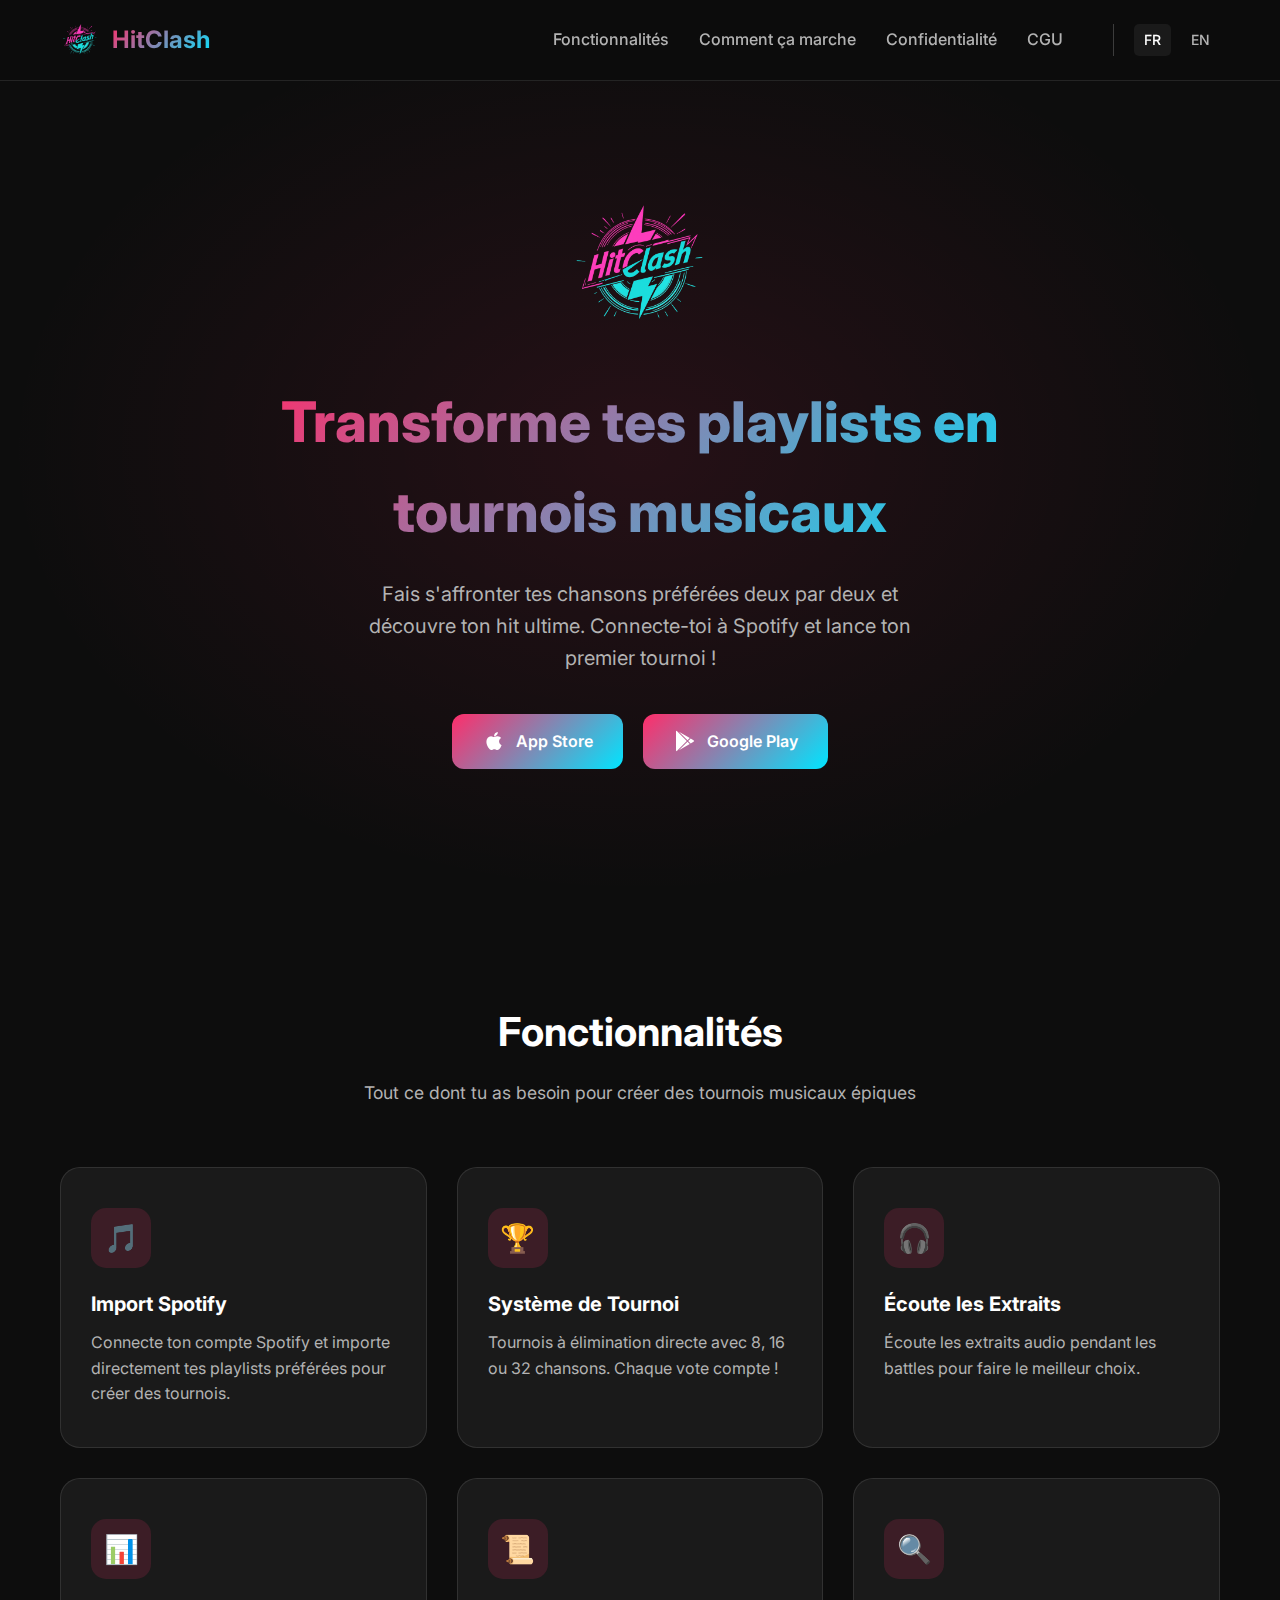
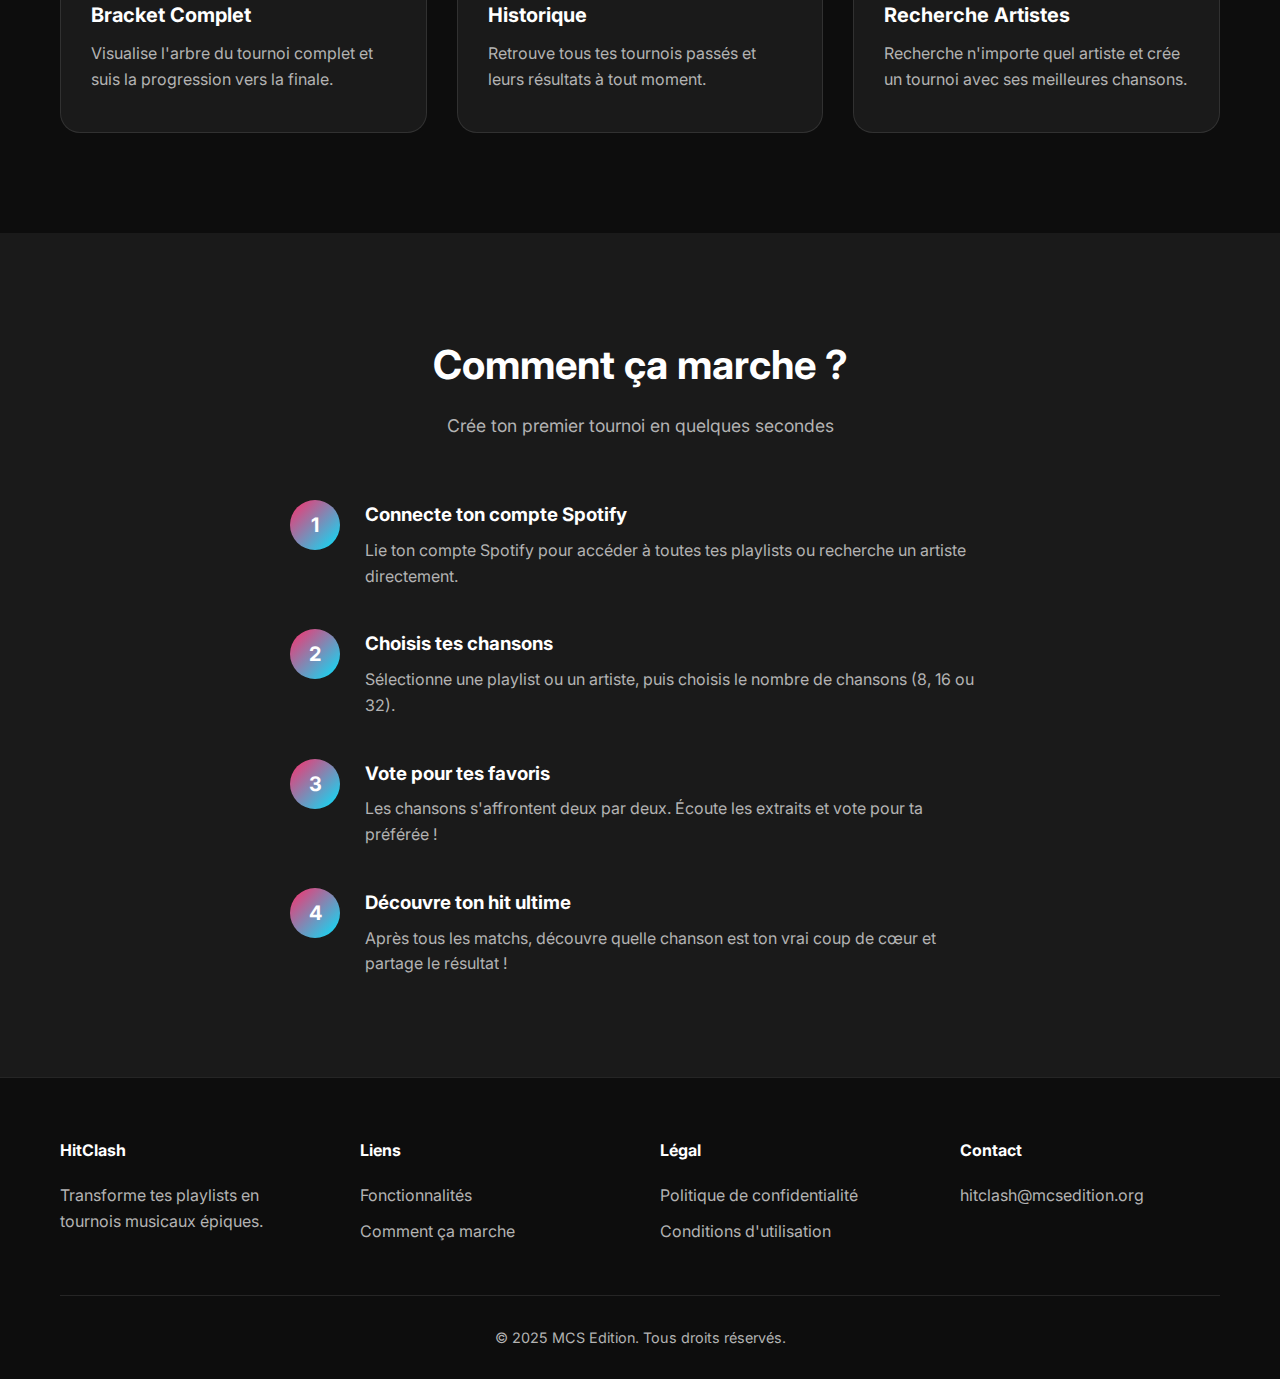
<file: index.html>
<!DOCTYPE html>
<html lang="fr">
<head>
  <meta charset="UTF-8">
  <meta name="viewport" content="width=device-width, initial-scale=1.0">
  <title>HitClash - Transforme tes playlists en tournois musicaux</title>
  <meta name="description" content="HitClash est une application mobile qui transforme vos playlists Spotify en tournois musicaux. Faites s'affronter vos chansons préférées !">
  <link rel="icon" type="image/png" href="assets/logo.png">
  <link rel="preconnect" href="https://fonts.googleapis.com">
  <link rel="preconnect" href="https://fonts.gstatic.com" crossorigin>
  <link href="https://fonts.googleapis.com/css2?family=Inter:wght@400;500;600;700;800&display=swap" rel="stylesheet">
  <link rel="stylesheet" href="styles.css">
</head>
<body>
  <!-- Header -->
  <header>
    <div class="container header-content">
      <a href="index.html" class="logo">
        <img src="assets/logo.png" alt="HitClash Logo">
        <span>HitClash</span>
      </a>
      <nav>
        <a href="#features">Fonctionnalités</a>
        <a href="#how-it-works">Comment ça marche</a>
        <a href="privacy.html">Confidentialité</a>
        <a href="terms.html">CGU</a>
        <div class="lang-switch">
          <a href="index.html" class="active">FR</a>
          <a href="en/index.html">EN</a>
        </div>
      </nav>
    </div>
  </header>

  <!-- Hero Section -->
  <section class="hero">
    <div class="hero-content">
      <img src="assets/logo.png" alt="HitClash" class="hero-logo">
      <h1>Transforme tes playlists en tournois musicaux</h1>
      <p>Fais s'affronter tes chansons préférées deux par deux et découvre ton hit ultime. Connecte-toi à Spotify et lance ton premier tournoi !</p>
      <div class="cta-buttons">
        <a href="#" class="btn btn-primary">
          <svg width="24" height="24" viewBox="0 0 24 24" fill="currentColor"><path d="M17.05 20.28c-.98.95-2.05.8-3.08.35-1.09-.46-2.09-.48-3.24 0-1.44.62-2.2.44-3.06-.35C2.79 15.25 3.51 7.59 9.05 7.31c1.35.07 2.29.74 3.08.8 1.18-.24 2.31-.93 3.57-.84 1.51.12 2.65.72 3.4 1.8-3.12 1.87-2.38 5.98.48 7.13-.57 1.5-1.31 2.99-2.54 4.09l.01-.01zM12.03 7.25c-.15-2.23 1.66-4.07 3.74-4.25.29 2.58-2.34 4.5-3.74 4.25z"/></svg>
          App Store
        </a>
        <a href="#" class="btn btn-primary">
          <svg width="24" height="24" viewBox="0 0 24 24" fill="currentColor"><path d="M3.609 1.814L13.792 12 3.61 22.186a.996.996 0 01-.61-.92V2.734a1 1 0 01.609-.92zm10.89 10.893l2.302 2.302-10.937 6.333 8.635-8.635zm3.199-3.198l2.807 1.626a1 1 0 010 1.73l-2.808 1.626L15.206 12l2.492-2.491zM5.864 2.658L16.802 8.99l-2.303 2.303-8.635-8.635z"/></svg>
          Google Play
        </a>
      </div>
    </div>
  </section>

  <!-- Features Section -->
  <section class="features" id="features">
    <div class="container">
      <div class="section-title">
        <h2>Fonctionnalités</h2>
        <p>Tout ce dont tu as besoin pour créer des tournois musicaux épiques</p>
      </div>
      <div class="features-grid">
        <div class="feature-card">
          <div class="feature-icon">🎵</div>
          <h3>Import Spotify</h3>
          <p>Connecte ton compte Spotify et importe directement tes playlists préférées pour créer des tournois.</p>
        </div>
        <div class="feature-card">
          <div class="feature-icon">🏆</div>
          <h3>Système de Tournoi</h3>
          <p>Tournois à élimination directe avec 8, 16 ou 32 chansons. Chaque vote compte !</p>
        </div>
        <div class="feature-card">
          <div class="feature-icon">🎧</div>
          <h3>Écoute les Extraits</h3>
          <p>Écoute les extraits audio pendant les battles pour faire le meilleur choix.</p>
        </div>
        <div class="feature-card">
          <div class="feature-icon">📊</div>
          <h3>Bracket Complet</h3>
          <p>Visualise l'arbre du tournoi complet et suis la progression vers la finale.</p>
        </div>
        <div class="feature-card">
          <div class="feature-icon">📜</div>
          <h3>Historique</h3>
          <p>Retrouve tous tes tournois passés et leurs résultats à tout moment.</p>
        </div>
        <div class="feature-card">
          <div class="feature-icon">🔍</div>
          <h3>Recherche Artistes</h3>
          <p>Recherche n'importe quel artiste et crée un tournoi avec ses meilleures chansons.</p>
        </div>
      </div>
    </div>
  </section>

  <!-- How it works -->
  <section class="how-it-works" id="how-it-works">
    <div class="container">
      <div class="section-title">
        <h2>Comment ça marche ?</h2>
        <p>Crée ton premier tournoi en quelques secondes</p>
      </div>
      <div class="steps">
        <div class="step">
          <div class="step-number">1</div>
          <div class="step-content">
            <h3>Connecte ton compte Spotify</h3>
            <p>Lie ton compte Spotify pour accéder à toutes tes playlists ou recherche un artiste directement.</p>
          </div>
        </div>
        <div class="step">
          <div class="step-number">2</div>
          <div class="step-content">
            <h3>Choisis tes chansons</h3>
            <p>Sélectionne une playlist ou un artiste, puis choisis le nombre de chansons (8, 16 ou 32).</p>
          </div>
        </div>
        <div class="step">
          <div class="step-number">3</div>
          <div class="step-content">
            <h3>Vote pour tes favoris</h3>
            <p>Les chansons s'affrontent deux par deux. Écoute les extraits et vote pour ta préférée !</p>
          </div>
        </div>
        <div class="step">
          <div class="step-number">4</div>
          <div class="step-content">
            <h3>Découvre ton hit ultime</h3>
            <p>Après tous les matchs, découvre quelle chanson est ton vrai coup de cœur et partage le résultat !</p>
          </div>
        </div>
      </div>
    </div>
  </section>

  <!-- Footer -->
  <footer>
    <div class="container">
      <div class="footer-content">
        <div class="footer-section">
          <h4>HitClash</h4>
          <p style="color: var(--text-secondary);">Transforme tes playlists en tournois musicaux épiques.</p>
        </div>
        <div class="footer-section">
          <h4>Liens</h4>
          <a href="#features">Fonctionnalités</a>
          <a href="#how-it-works">Comment ça marche</a>
        </div>
        <div class="footer-section">
          <h4>Légal</h4>
          <a href="privacy.html">Politique de confidentialité</a>
          <a href="terms.html">Conditions d'utilisation</a>
        </div>
        <div class="footer-section">
          <h4>Contact</h4>
          <a href="mailto:hitclash@mcsedition.org">hitclash@mcsedition.org</a>
        </div>
      </div>
      <div class="footer-bottom">
        <p>&copy; 2025 MCS Edition. Tous droits réservés.</p>
      </div>
    </div>
  </footer>
</body>
</html>
</file>
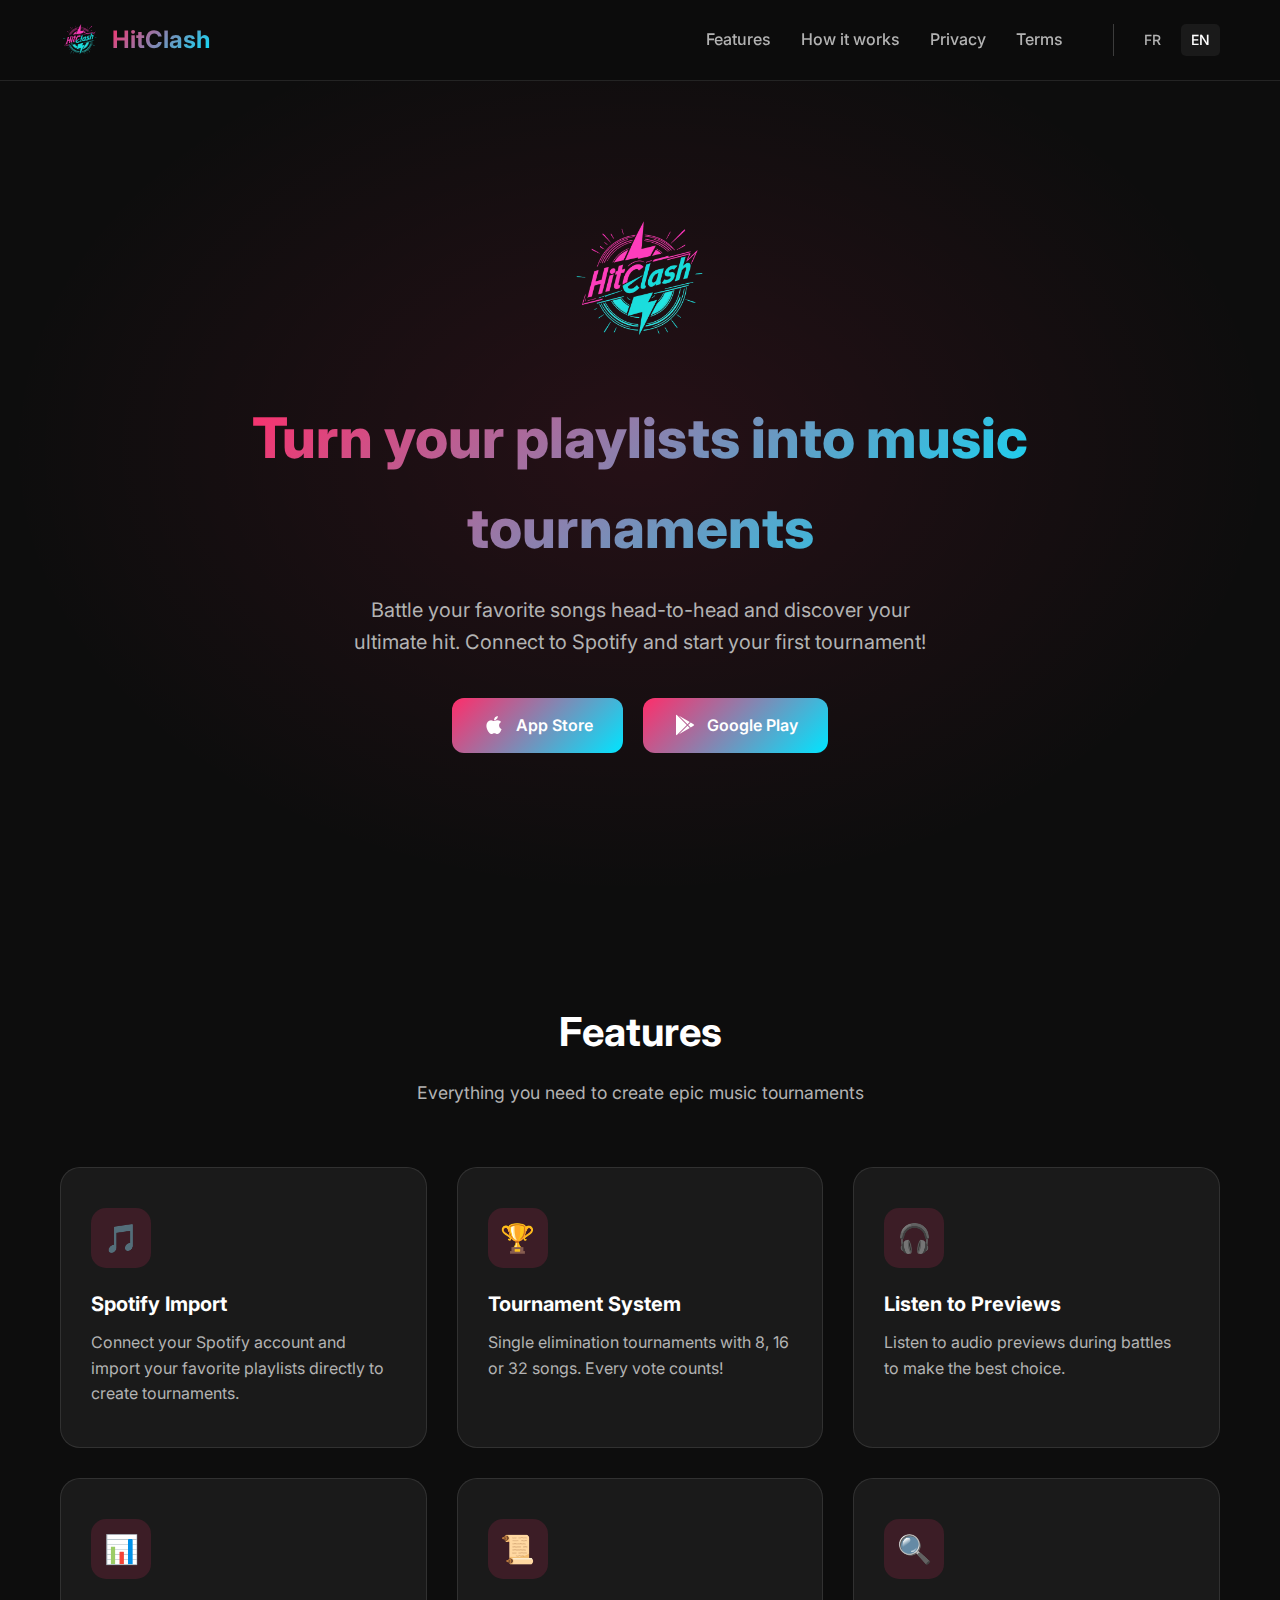
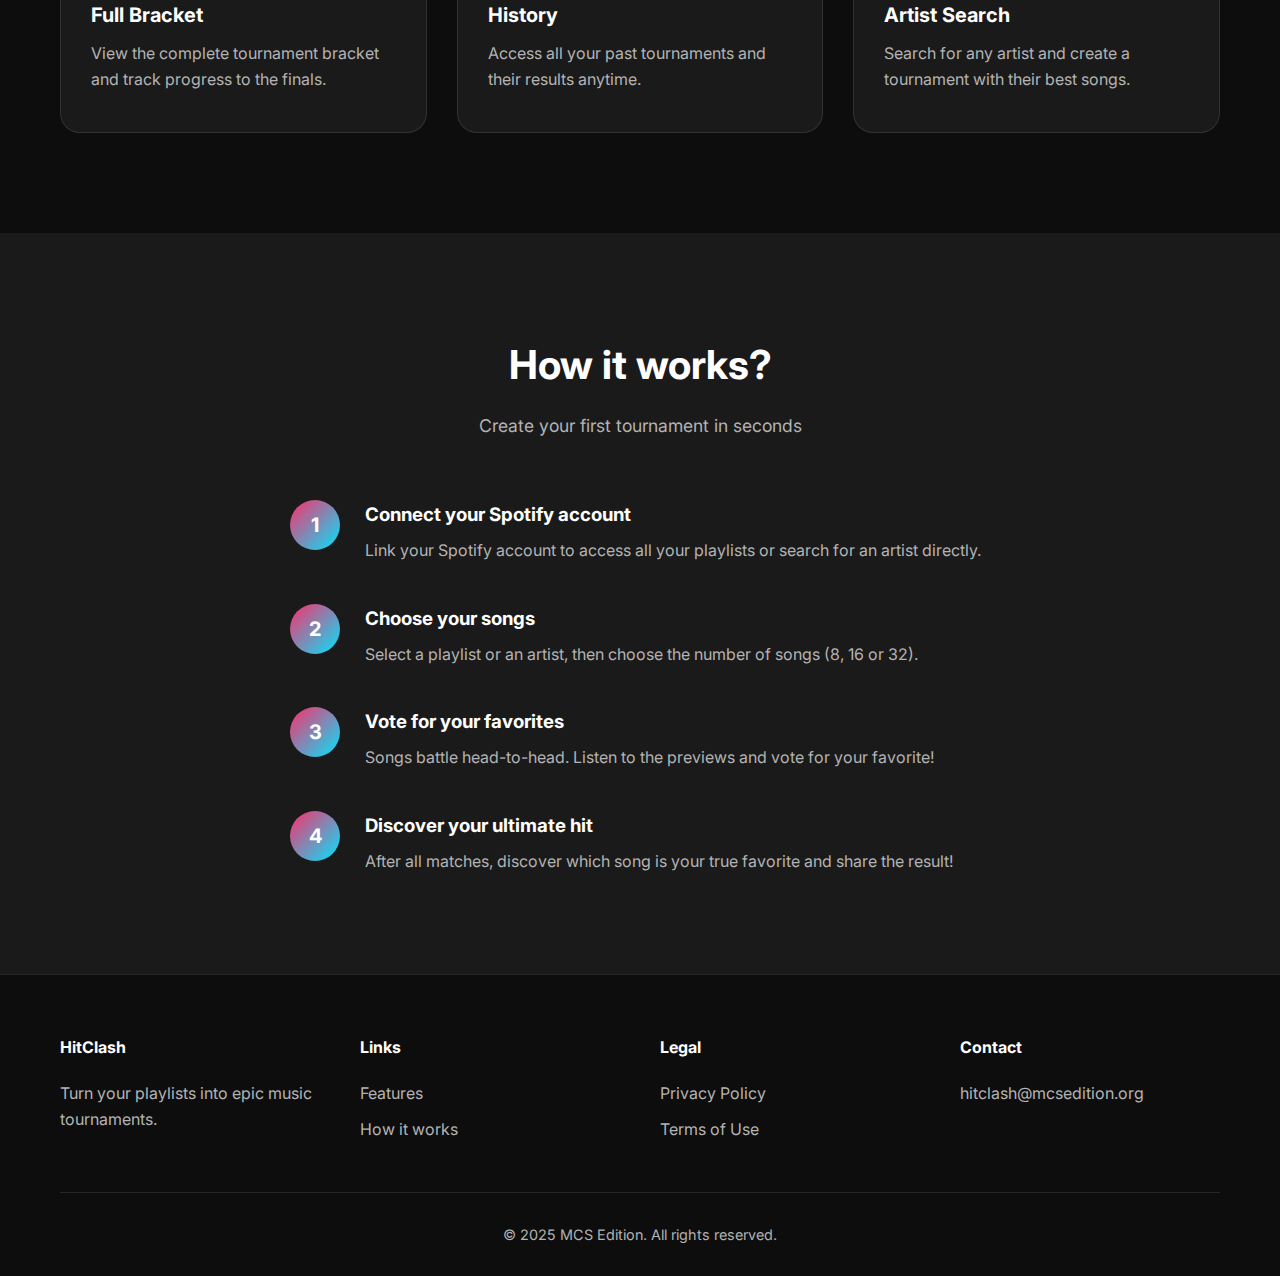
<file: en/index.html>
<!DOCTYPE html>
<html lang="en">
<head>
  <meta charset="UTF-8">
  <meta name="viewport" content="width=device-width, initial-scale=1.0">
  <title>HitClash - Turn your playlists into music tournaments</title>
  <meta name="description" content="HitClash is a mobile app that turns your Spotify playlists into music tournaments. Battle your favorite songs!">
  <link rel="icon" type="image/png" href="assets/logo.png">
  <link rel="preconnect" href="https://fonts.googleapis.com">
  <link rel="preconnect" href="https://fonts.gstatic.com" crossorigin>
  <link href="https://fonts.googleapis.com/css2?family=Inter:wght@400;500;600;700;800&display=swap" rel="stylesheet">
  <link rel="stylesheet" href="../styles.css">
</head>
<body>
  <!-- Header -->
  <header>
    <div class="container header-content">
      <a href="index.html" class="logo">
        <img src="assets/logo.png" alt="HitClash Logo">
        <span>HitClash</span>
      </a>
      <nav>
        <a href="#features">Features</a>
        <a href="#how-it-works">How it works</a>
        <a href="privacy.html">Privacy</a>
        <a href="terms.html">Terms</a>
        <div class="lang-switch">
          <a href="../index.html">FR</a>
          <a href="index.html" class="active">EN</a>
        </div>
      </nav>
    </div>
  </header>

  <!-- Hero Section -->
  <section class="hero">
    <div class="hero-content">
      <img src="assets/logo.png" alt="HitClash" class="hero-logo">
      <h1>Turn your playlists into music tournaments</h1>
      <p>Battle your favorite songs head-to-head and discover your ultimate hit. Connect to Spotify and start your first tournament!</p>
      <div class="cta-buttons">
        <a href="#" class="btn btn-primary">
          <svg width="24" height="24" viewBox="0 0 24 24" fill="currentColor"><path d="M17.05 20.28c-.98.95-2.05.8-3.08.35-1.09-.46-2.09-.48-3.24 0-1.44.62-2.2.44-3.06-.35C2.79 15.25 3.51 7.59 9.05 7.31c1.35.07 2.29.74 3.08.8 1.18-.24 2.31-.93 3.57-.84 1.51.12 2.65.72 3.4 1.8-3.12 1.87-2.38 5.98.48 7.13-.57 1.5-1.31 2.99-2.54 4.09l.01-.01zM12.03 7.25c-.15-2.23 1.66-4.07 3.74-4.25.29 2.58-2.34 4.5-3.74 4.25z"/></svg>
          App Store
        </a>
        <a href="#" class="btn btn-primary">
          <svg width="24" height="24" viewBox="0 0 24 24" fill="currentColor"><path d="M3.609 1.814L13.792 12 3.61 22.186a.996.996 0 01-.61-.92V2.734a1 1 0 01.609-.92zm10.89 10.893l2.302 2.302-10.937 6.333 8.635-8.635zm3.199-3.198l2.807 1.626a1 1 0 010 1.73l-2.808 1.626L15.206 12l2.492-2.491zM5.864 2.658L16.802 8.99l-2.303 2.303-8.635-8.635z"/></svg>
          Google Play
        </a>
      </div>
    </div>
  </section>

  <!-- Features Section -->
  <section class="features" id="features">
    <div class="container">
      <div class="section-title">
        <h2>Features</h2>
        <p>Everything you need to create epic music tournaments</p>
      </div>
      <div class="features-grid">
        <div class="feature-card">
          <div class="feature-icon">🎵</div>
          <h3>Spotify Import</h3>
          <p>Connect your Spotify account and import your favorite playlists directly to create tournaments.</p>
        </div>
        <div class="feature-card">
          <div class="feature-icon">🏆</div>
          <h3>Tournament System</h3>
          <p>Single elimination tournaments with 8, 16 or 32 songs. Every vote counts!</p>
        </div>
        <div class="feature-card">
          <div class="feature-icon">🎧</div>
          <h3>Listen to Previews</h3>
          <p>Listen to audio previews during battles to make the best choice.</p>
        </div>
        <div class="feature-card">
          <div class="feature-icon">📊</div>
          <h3>Full Bracket</h3>
          <p>View the complete tournament bracket and track progress to the finals.</p>
        </div>
        <div class="feature-card">
          <div class="feature-icon">📜</div>
          <h3>History</h3>
          <p>Access all your past tournaments and their results anytime.</p>
        </div>
        <div class="feature-card">
          <div class="feature-icon">🔍</div>
          <h3>Artist Search</h3>
          <p>Search for any artist and create a tournament with their best songs.</p>
        </div>
      </div>
    </div>
  </section>

  <!-- How it works -->
  <section class="how-it-works" id="how-it-works">
    <div class="container">
      <div class="section-title">
        <h2>How it works?</h2>
        <p>Create your first tournament in seconds</p>
      </div>
      <div class="steps">
        <div class="step">
          <div class="step-number">1</div>
          <div class="step-content">
            <h3>Connect your Spotify account</h3>
            <p>Link your Spotify account to access all your playlists or search for an artist directly.</p>
          </div>
        </div>
        <div class="step">
          <div class="step-number">2</div>
          <div class="step-content">
            <h3>Choose your songs</h3>
            <p>Select a playlist or an artist, then choose the number of songs (8, 16 or 32).</p>
          </div>
        </div>
        <div class="step">
          <div class="step-number">3</div>
          <div class="step-content">
            <h3>Vote for your favorites</h3>
            <p>Songs battle head-to-head. Listen to the previews and vote for your favorite!</p>
          </div>
        </div>
        <div class="step">
          <div class="step-number">4</div>
          <div class="step-content">
            <h3>Discover your ultimate hit</h3>
            <p>After all matches, discover which song is your true favorite and share the result!</p>
          </div>
        </div>
      </div>
    </div>
  </section>

  <!-- Footer -->
  <footer>
    <div class="container">
      <div class="footer-content">
        <div class="footer-section">
          <h4>HitClash</h4>
          <p style="color: var(--text-secondary);">Turn your playlists into epic music tournaments.</p>
        </div>
        <div class="footer-section">
          <h4>Links</h4>
          <a href="#features">Features</a>
          <a href="#how-it-works">How it works</a>
        </div>
        <div class="footer-section">
          <h4>Legal</h4>
          <a href="privacy.html">Privacy Policy</a>
          <a href="terms.html">Terms of Use</a>
        </div>
        <div class="footer-section">
          <h4>Contact</h4>
          <a href="mailto:hitclash@mcsedition.org">hitclash@mcsedition.org</a>
        </div>
      </div>
      <div class="footer-bottom">
        <p>&copy; 2025 MCS Edition. All rights reserved.</p>
      </div>
    </div>
  </footer>
</body>
</html>
</file>
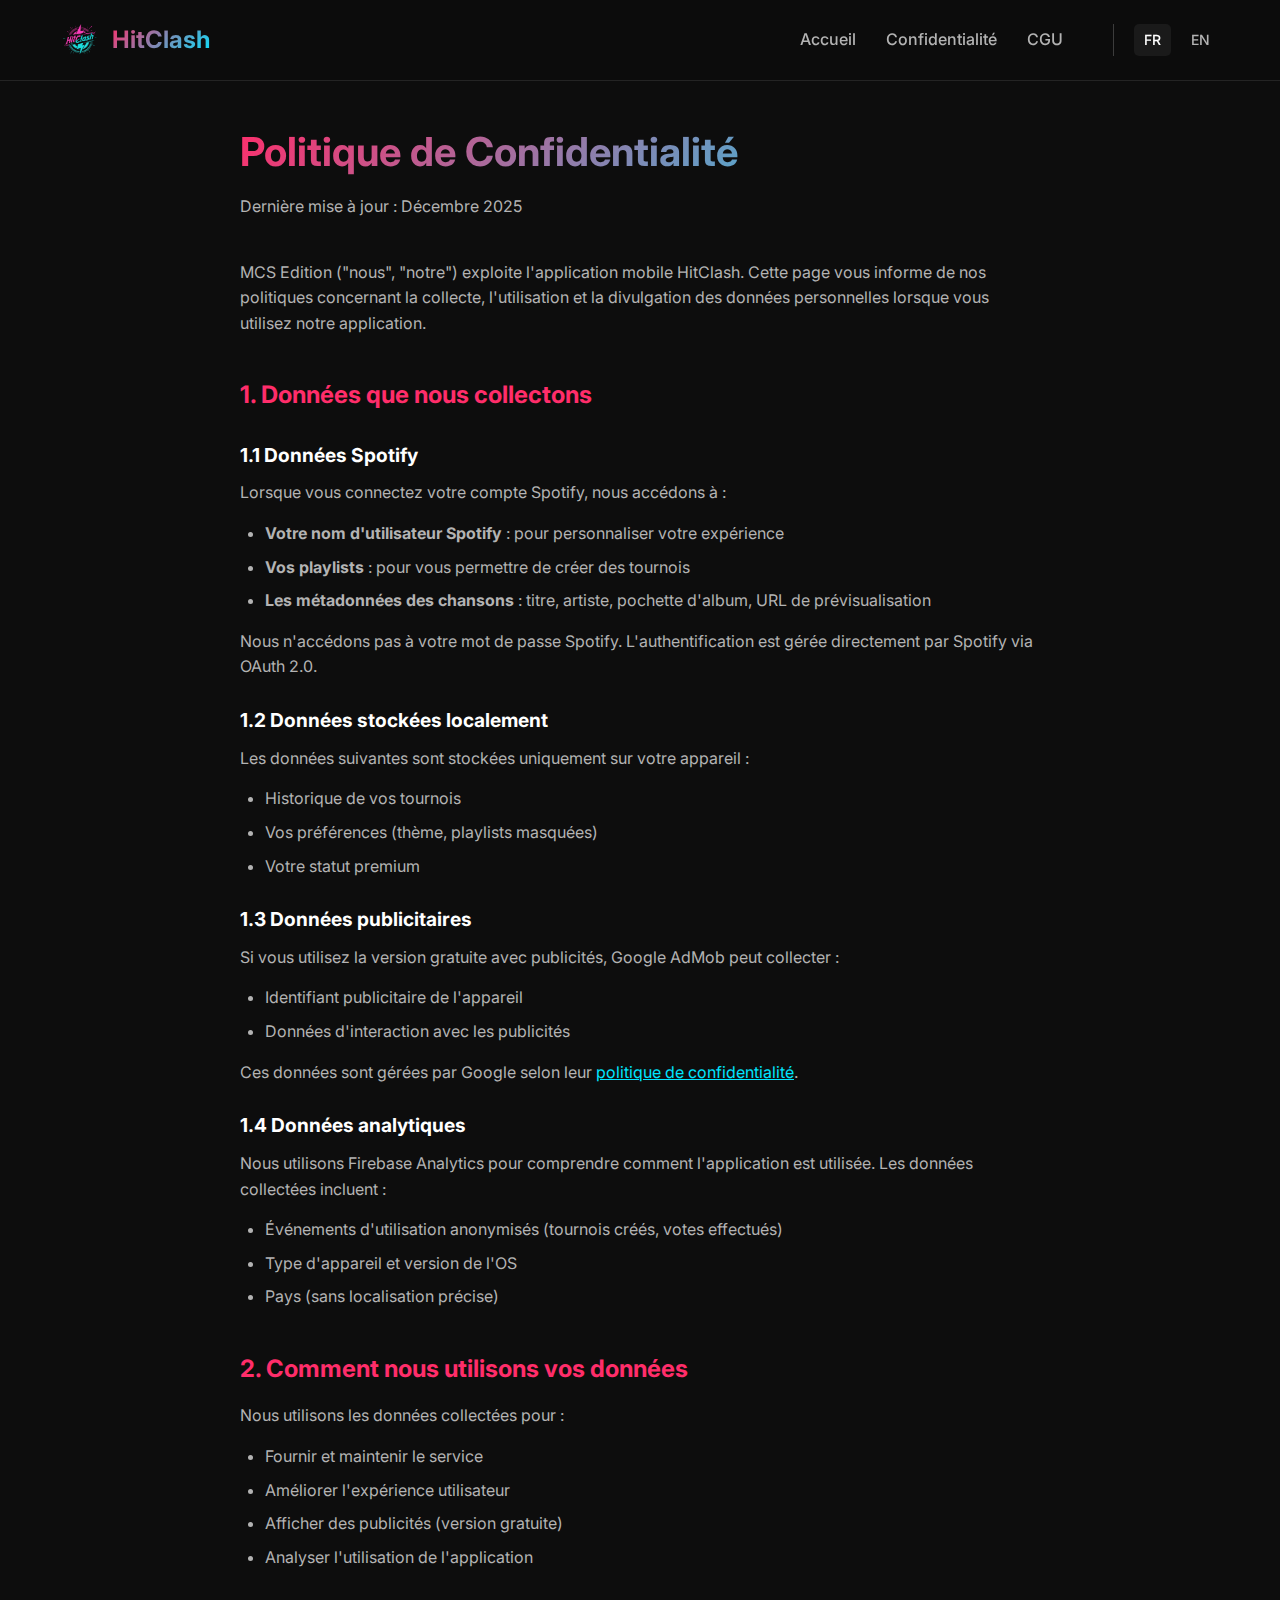
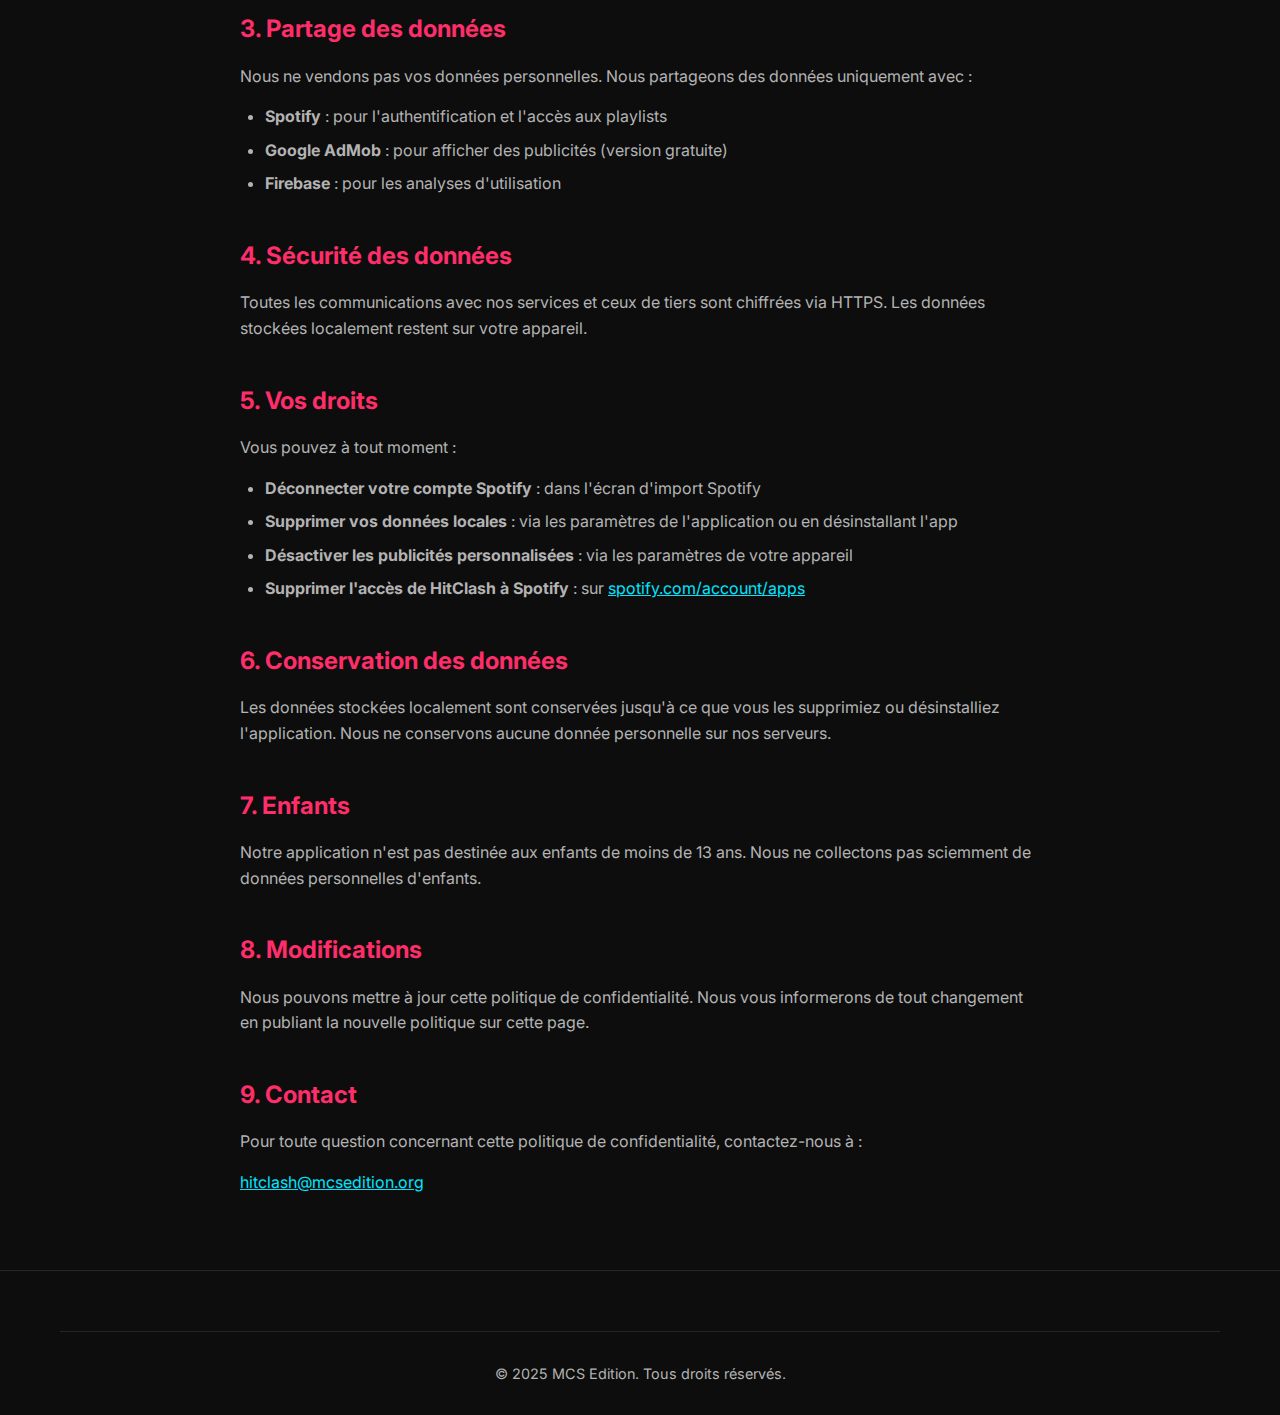
<file: privacy.html>
<!DOCTYPE html>
<html lang="fr">
<head>
  <meta charset="UTF-8">
  <meta name="viewport" content="width=device-width, initial-scale=1.0">
  <title>Politique de Confidentialité - HitClash</title>
  <meta name="description" content="Politique de confidentialité de l'application HitClash">
  <link rel="icon" type="image/png" href="assets/logo.png">
  <link rel="preconnect" href="https://fonts.googleapis.com">
  <link rel="preconnect" href="https://fonts.gstatic.com" crossorigin>
  <link href="https://fonts.googleapis.com/css2?family=Inter:wght@400;500;600;700;800&display=swap" rel="stylesheet">
  <link rel="stylesheet" href="styles.css">
</head>
<body>
  <!-- Header -->
  <header>
    <div class="container header-content">
      <a href="index.html" class="logo">
        <img src="assets/logo.png" alt="HitClash Logo">
        <span>HitClash</span>
      </a>
      <nav>
        <a href="index.html">Accueil</a>
        <a href="privacy.html">Confidentialité</a>
        <a href="terms.html">CGU</a>
        <div class="lang-switch">
          <a href="privacy.html" class="active">FR</a>
          <a href="en/privacy.html">EN</a>
        </div>
      </nav>
    </div>
  </header>

  <!-- Content -->
  <main class="legal-page">
    <div class="legal-content">
      <h1>Politique de Confidentialité</h1>
      <p class="last-updated">Dernière mise à jour : Décembre 2025</p>

      <p>MCS Edition ("nous", "notre") exploite l'application mobile HitClash. Cette page vous informe de nos politiques concernant la collecte, l'utilisation et la divulgation des données personnelles lorsque vous utilisez notre application.</p>

      <h2>1. Données que nous collectons</h2>

      <h3>1.1 Données Spotify</h3>
      <p>Lorsque vous connectez votre compte Spotify, nous accédons à :</p>
      <ul>
        <li><strong>Votre nom d'utilisateur Spotify</strong> : pour personnaliser votre expérience</li>
        <li><strong>Vos playlists</strong> : pour vous permettre de créer des tournois</li>
        <li><strong>Les métadonnées des chansons</strong> : titre, artiste, pochette d'album, URL de prévisualisation</li>
      </ul>
      <p>Nous n'accédons pas à votre mot de passe Spotify. L'authentification est gérée directement par Spotify via OAuth 2.0.</p>

      <h3>1.2 Données stockées localement</h3>
      <p>Les données suivantes sont stockées uniquement sur votre appareil :</p>
      <ul>
        <li>Historique de vos tournois</li>
        <li>Vos préférences (thème, playlists masquées)</li>
        <li>Votre statut premium</li>
      </ul>

      <h3>1.3 Données publicitaires</h3>
      <p>Si vous utilisez la version gratuite avec publicités, Google AdMob peut collecter :</p>
      <ul>
        <li>Identifiant publicitaire de l'appareil</li>
        <li>Données d'interaction avec les publicités</li>
      </ul>
      <p>Ces données sont gérées par Google selon leur <a href="https://policies.google.com/privacy" target="_blank">politique de confidentialité</a>.</p>

      <h3>1.4 Données analytiques</h3>
      <p>Nous utilisons Firebase Analytics pour comprendre comment l'application est utilisée. Les données collectées incluent :</p>
      <ul>
        <li>Événements d'utilisation anonymisés (tournois créés, votes effectués)</li>
        <li>Type d'appareil et version de l'OS</li>
        <li>Pays (sans localisation précise)</li>
      </ul>

      <h2>2. Comment nous utilisons vos données</h2>
      <p>Nous utilisons les données collectées pour :</p>
      <ul>
        <li>Fournir et maintenir le service</li>
        <li>Améliorer l'expérience utilisateur</li>
        <li>Afficher des publicités (version gratuite)</li>
        <li>Analyser l'utilisation de l'application</li>
      </ul>

      <h2>3. Partage des données</h2>
      <p>Nous ne vendons pas vos données personnelles. Nous partageons des données uniquement avec :</p>
      <ul>
        <li><strong>Spotify</strong> : pour l'authentification et l'accès aux playlists</li>
        <li><strong>Google AdMob</strong> : pour afficher des publicités (version gratuite)</li>
        <li><strong>Firebase</strong> : pour les analyses d'utilisation</li>
      </ul>

      <h2>4. Sécurité des données</h2>
      <p>Toutes les communications avec nos services et ceux de tiers sont chiffrées via HTTPS. Les données stockées localement restent sur votre appareil.</p>

      <h2>5. Vos droits</h2>
      <p>Vous pouvez à tout moment :</p>
      <ul>
        <li><strong>Déconnecter votre compte Spotify</strong> : dans l'écran d'import Spotify</li>
        <li><strong>Supprimer vos données locales</strong> : via les paramètres de l'application ou en désinstallant l'app</li>
        <li><strong>Désactiver les publicités personnalisées</strong> : via les paramètres de votre appareil</li>
        <li><strong>Supprimer l'accès de HitClash à Spotify</strong> : sur <a href="https://www.spotify.com/account/apps/" target="_blank">spotify.com/account/apps</a></li>
      </ul>

      <h2>6. Conservation des données</h2>
      <p>Les données stockées localement sont conservées jusqu'à ce que vous les supprimiez ou désinstalliez l'application. Nous ne conservons aucune donnée personnelle sur nos serveurs.</p>

      <h2>7. Enfants</h2>
      <p>Notre application n'est pas destinée aux enfants de moins de 13 ans. Nous ne collectons pas sciemment de données personnelles d'enfants.</p>

      <h2>8. Modifications</h2>
      <p>Nous pouvons mettre à jour cette politique de confidentialité. Nous vous informerons de tout changement en publiant la nouvelle politique sur cette page.</p>

      <h2>9. Contact</h2>
      <p>Pour toute question concernant cette politique de confidentialité, contactez-nous à :</p>
      <p><a href="mailto:hitclash@mcsedition.org">hitclash@mcsedition.org</a></p>
    </div>
  </main>

  <!-- Footer -->
  <footer>
    <div class="container">
      <div class="footer-bottom">
        <p>&copy; 2025 MCS Edition. Tous droits réservés.</p>
      </div>
    </div>
  </footer>
</body>
</html>
</file>
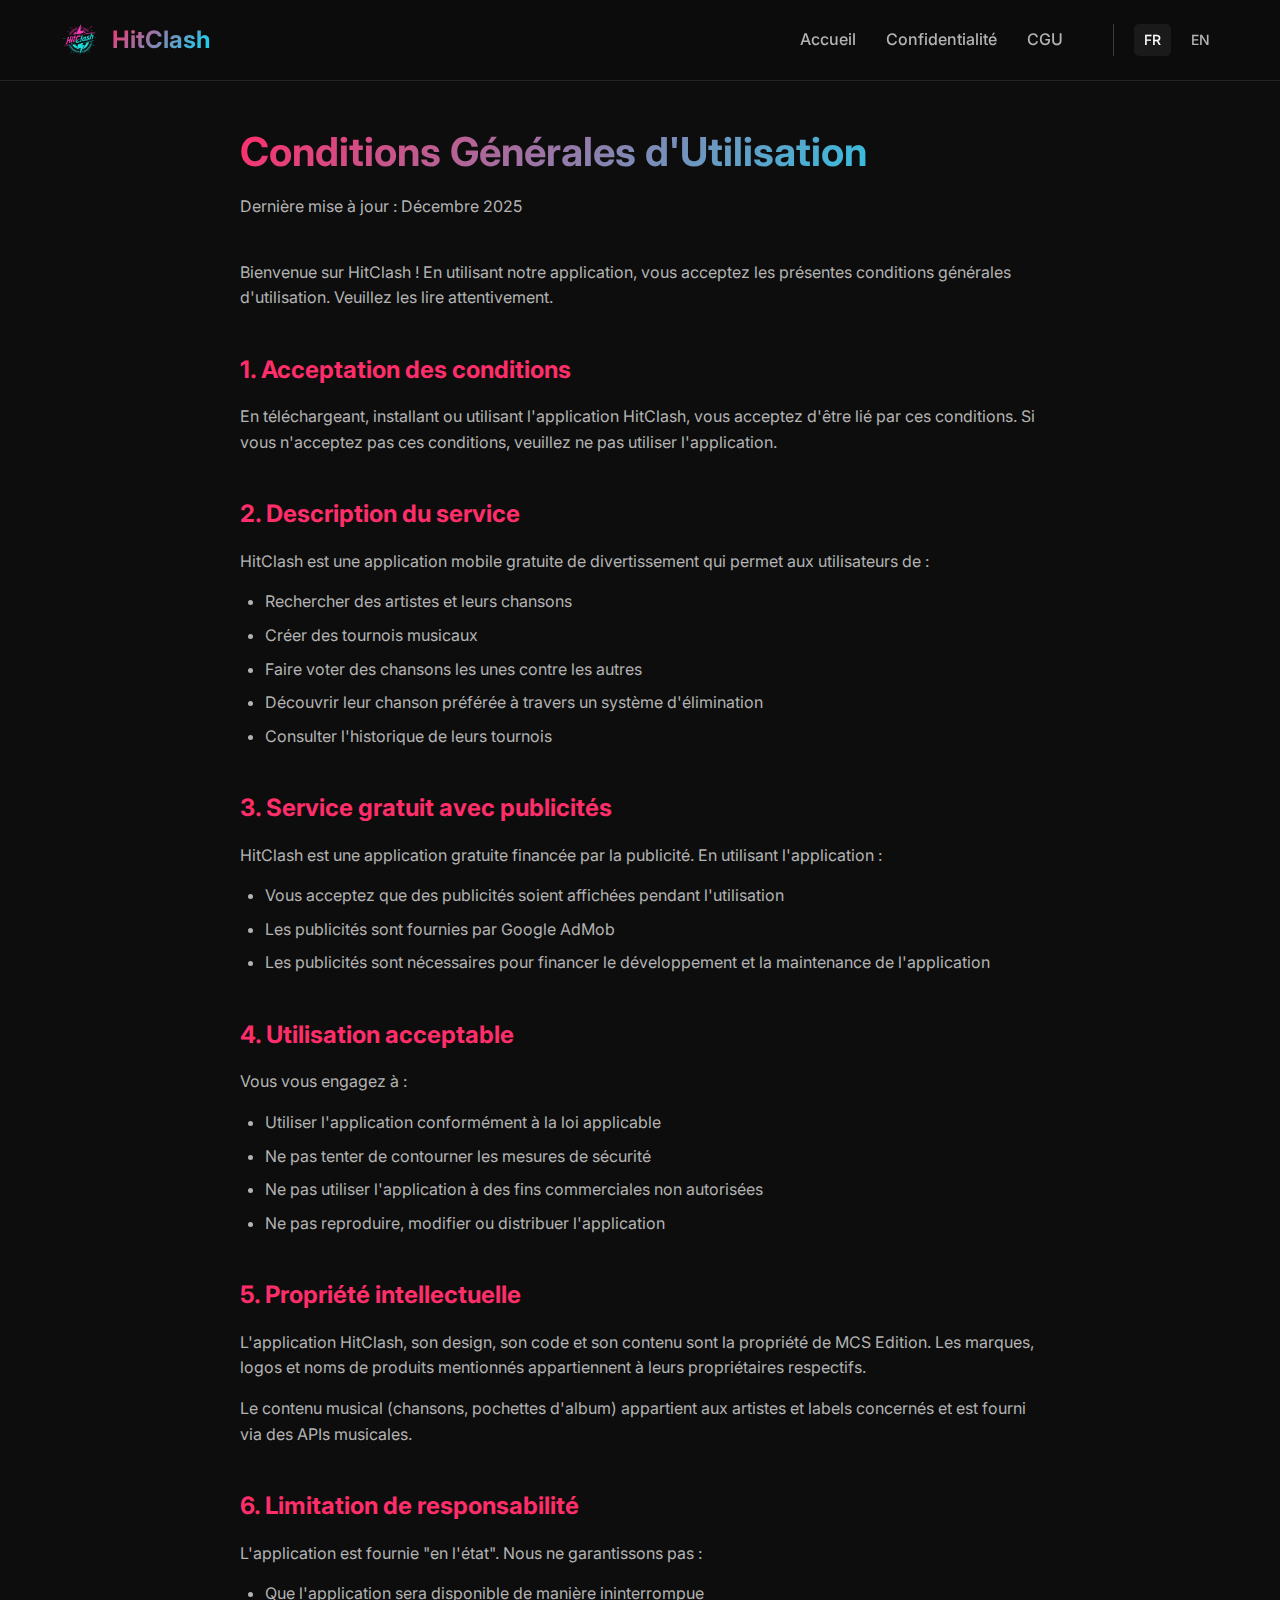
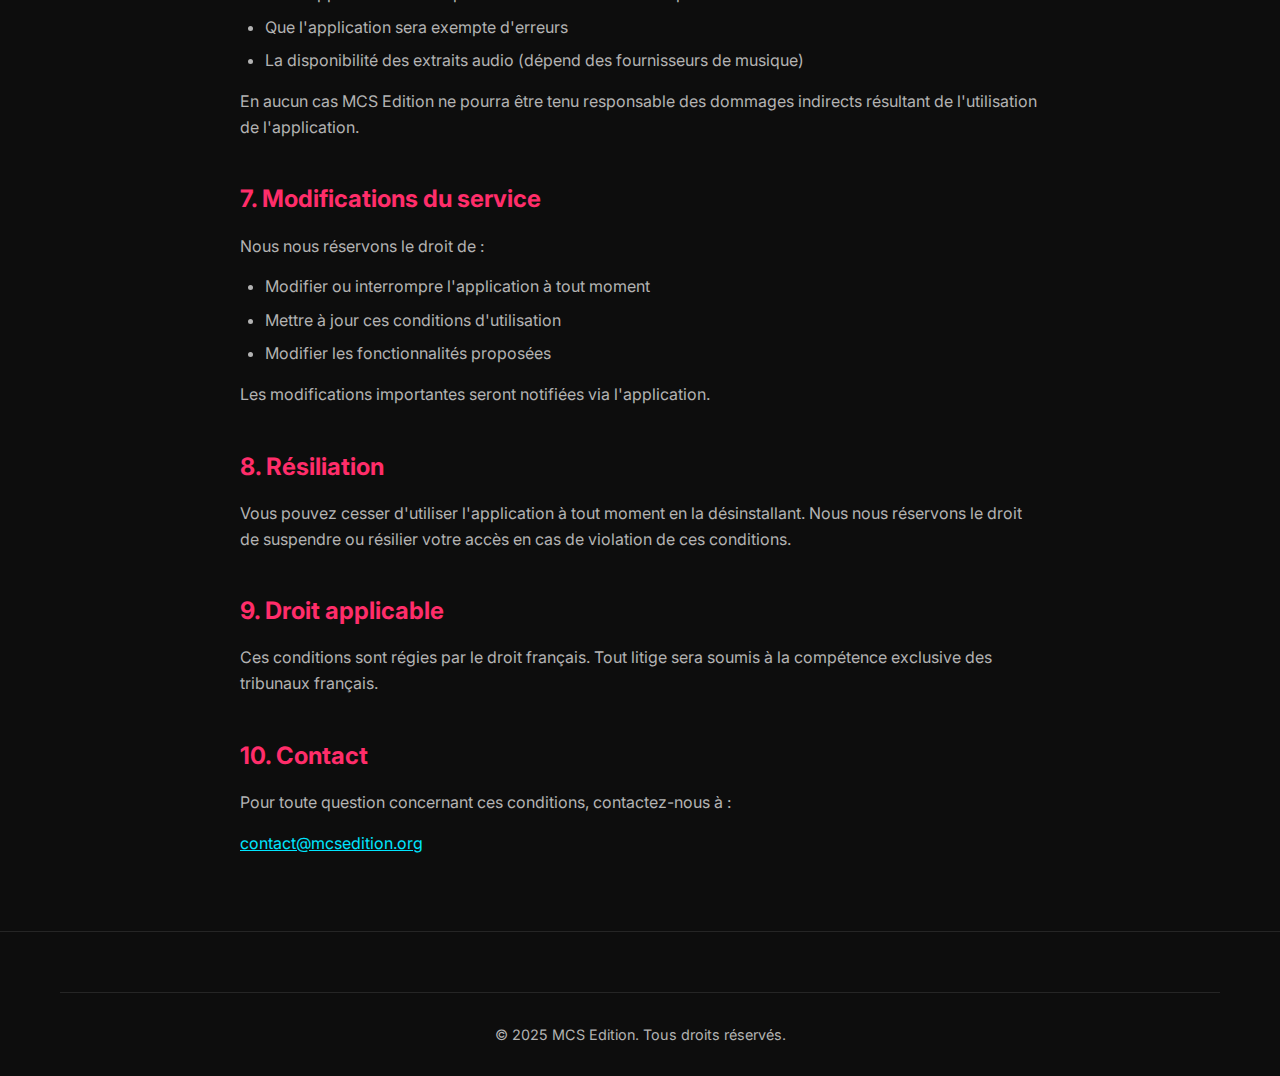
<file: terms.html>
<!DOCTYPE html>
<html lang="fr">
<head>
  <meta charset="UTF-8">
  <meta name="viewport" content="width=device-width, initial-scale=1.0">
  <title>Conditions Générales d'Utilisation - HitClash</title>
  <meta name="description" content="Conditions générales d'utilisation de l'application HitClash">
  <link rel="icon" type="image/png" href="assets/logo.png">
  <link rel="preconnect" href="https://fonts.googleapis.com">
  <link rel="preconnect" href="https://fonts.gstatic.com" crossorigin>
  <link href="https://fonts.googleapis.com/css2?family=Inter:wght@400;500;600;700;800&display=swap" rel="stylesheet">
  <link rel="stylesheet" href="styles.css">
</head>
<body>
  <!-- Header -->
  <header>
    <div class="container header-content">
      <a href="index.html" class="logo">
        <img src="assets/logo.png" alt="HitClash Logo">
        <span>HitClash</span>
      </a>
      <nav>
        <a href="index.html">Accueil</a>
        <a href="privacy.html">Confidentialité</a>
        <a href="terms.html">CGU</a>
        <div class="lang-switch">
          <a href="terms.html" class="active">FR</a>
          <a href="en/terms.html">EN</a>
        </div>
      </nav>
    </div>
  </header>

  <!-- Content -->
  <main class="legal-page">
    <div class="legal-content">
      <h1>Conditions Générales d'Utilisation</h1>
      <p class="last-updated">Dernière mise à jour : Décembre 2025</p>

      <p>Bienvenue sur HitClash ! En utilisant notre application, vous acceptez les présentes conditions générales d'utilisation. Veuillez les lire attentivement.</p>

      <h2>1. Acceptation des conditions</h2>
      <p>En téléchargeant, installant ou utilisant l'application HitClash, vous acceptez d'être lié par ces conditions. Si vous n'acceptez pas ces conditions, veuillez ne pas utiliser l'application.</p>

      <h2>2. Description du service</h2>
      <p>HitClash est une application mobile gratuite de divertissement qui permet aux utilisateurs de :</p>
      <ul>
        <li>Rechercher des artistes et leurs chansons</li>
        <li>Créer des tournois musicaux</li>
        <li>Faire voter des chansons les unes contre les autres</li>
        <li>Découvrir leur chanson préférée à travers un système d'élimination</li>
        <li>Consulter l'historique de leurs tournois</li>
      </ul>

      <h2>3. Service gratuit avec publicités</h2>
      <p>HitClash est une application gratuite financée par la publicité. En utilisant l'application :</p>
      <ul>
        <li>Vous acceptez que des publicités soient affichées pendant l'utilisation</li>
        <li>Les publicités sont fournies par Google AdMob</li>
        <li>Les publicités sont nécessaires pour financer le développement et la maintenance de l'application</li>
      </ul>

      <h2>4. Utilisation acceptable</h2>
      <p>Vous vous engagez à :</p>
      <ul>
        <li>Utiliser l'application conformément à la loi applicable</li>
        <li>Ne pas tenter de contourner les mesures de sécurité</li>
        <li>Ne pas utiliser l'application à des fins commerciales non autorisées</li>
        <li>Ne pas reproduire, modifier ou distribuer l'application</li>
      </ul>

      <h2>5. Propriété intellectuelle</h2>
      <p>L'application HitClash, son design, son code et son contenu sont la propriété de MCS Edition. Les marques, logos et noms de produits mentionnés appartiennent à leurs propriétaires respectifs.</p>
      <p>Le contenu musical (chansons, pochettes d'album) appartient aux artistes et labels concernés et est fourni via des APIs musicales.</p>

      <h2>6. Limitation de responsabilité</h2>
      <p>L'application est fournie "en l'état". Nous ne garantissons pas :</p>
      <ul>
        <li>Que l'application sera disponible de manière ininterrompue</li>
        <li>Que l'application sera exempte d'erreurs</li>
        <li>La disponibilité des extraits audio (dépend des fournisseurs de musique)</li>
      </ul>
      <p>En aucun cas MCS Edition ne pourra être tenu responsable des dommages indirects résultant de l'utilisation de l'application.</p>

      <h2>7. Modifications du service</h2>
      <p>Nous nous réservons le droit de :</p>
      <ul>
        <li>Modifier ou interrompre l'application à tout moment</li>
        <li>Mettre à jour ces conditions d'utilisation</li>
        <li>Modifier les fonctionnalités proposées</li>
      </ul>
      <p>Les modifications importantes seront notifiées via l'application.</p>

      <h2>8. Résiliation</h2>
      <p>Vous pouvez cesser d'utiliser l'application à tout moment en la désinstallant. Nous nous réservons le droit de suspendre ou résilier votre accès en cas de violation de ces conditions.</p>

      <h2>9. Droit applicable</h2>
      <p>Ces conditions sont régies par le droit français. Tout litige sera soumis à la compétence exclusive des tribunaux français.</p>

      <h2>10. Contact</h2>
      <p>Pour toute question concernant ces conditions, contactez-nous à :</p>
      <p><a href="mailto:contact@mcsedition.org">contact@mcsedition.org</a></p>
    </div>
  </main>

  <!-- Footer -->
  <footer>
    <div class="container">
      <div class="footer-bottom">
        <p>&copy; 2025 MCS Edition. Tous droits réservés.</p>
      </div>
    </div>
  </footer>
</body>
</html>
</file>
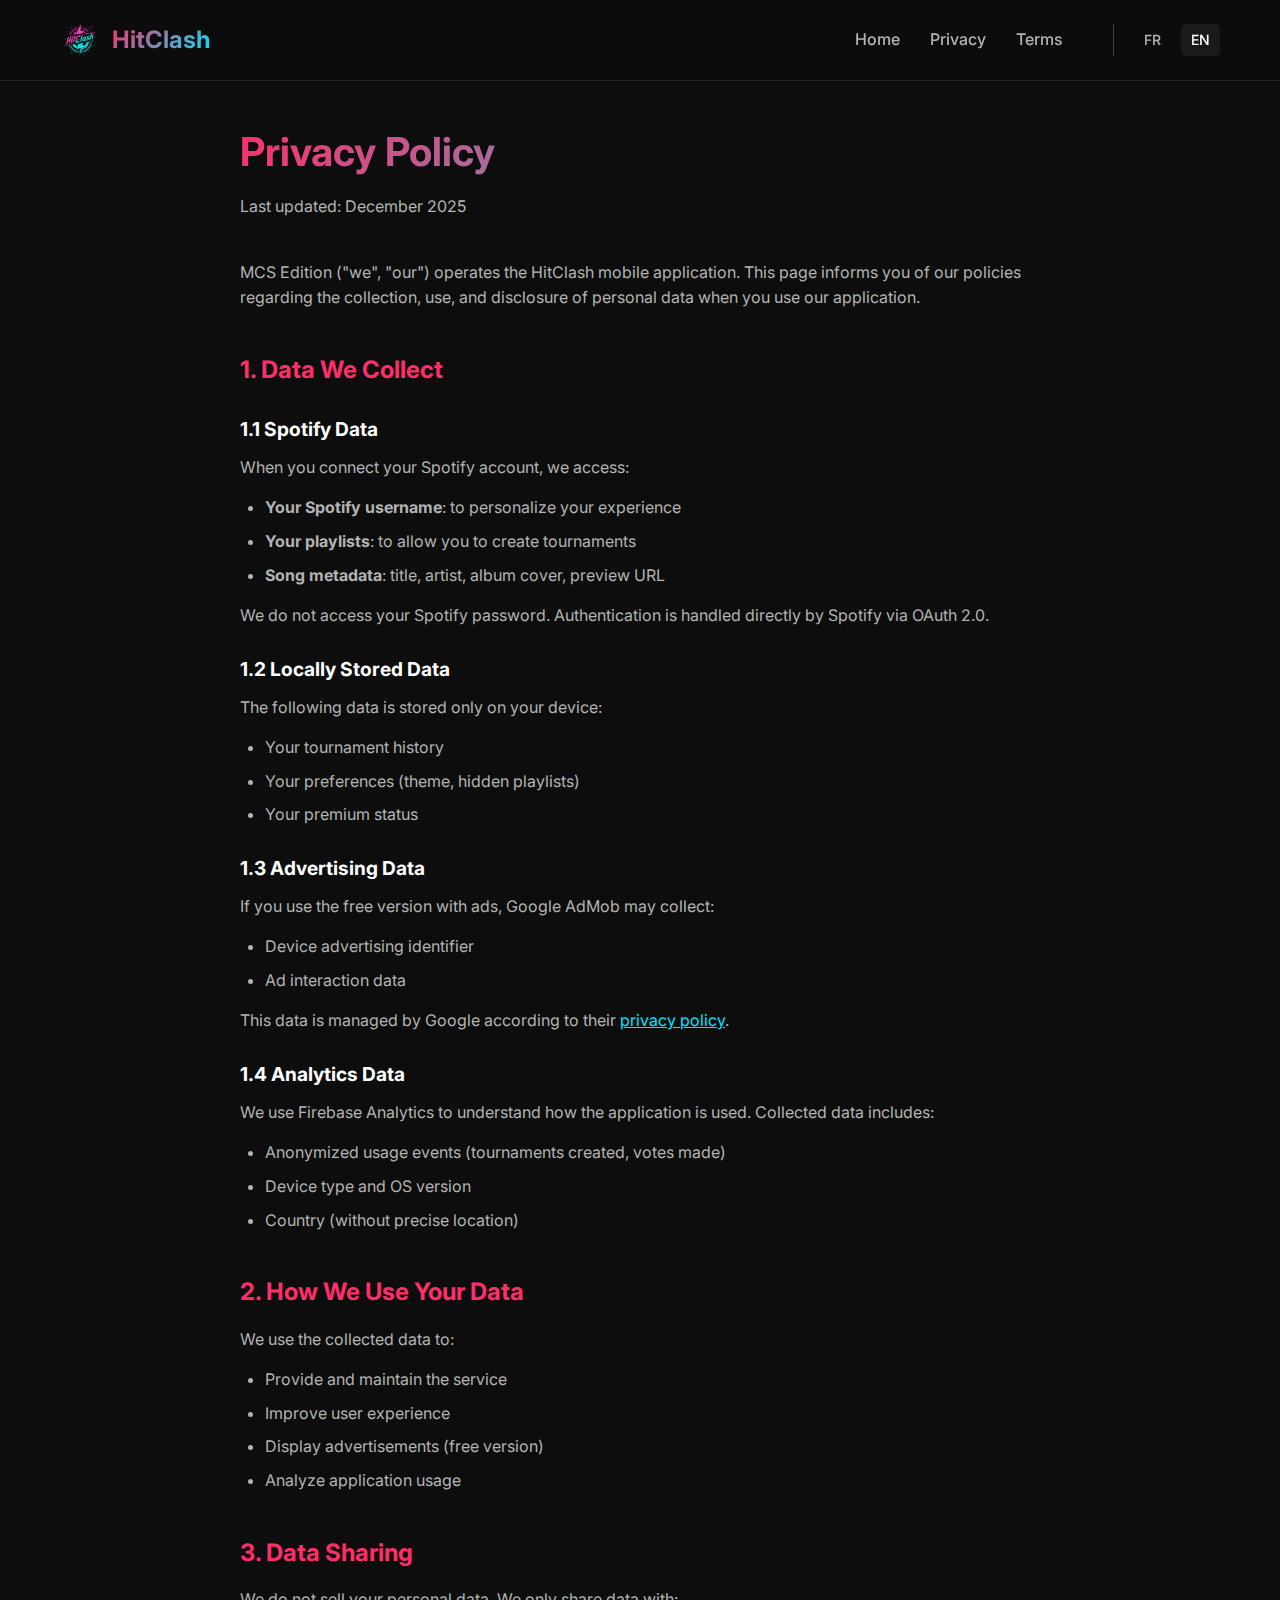
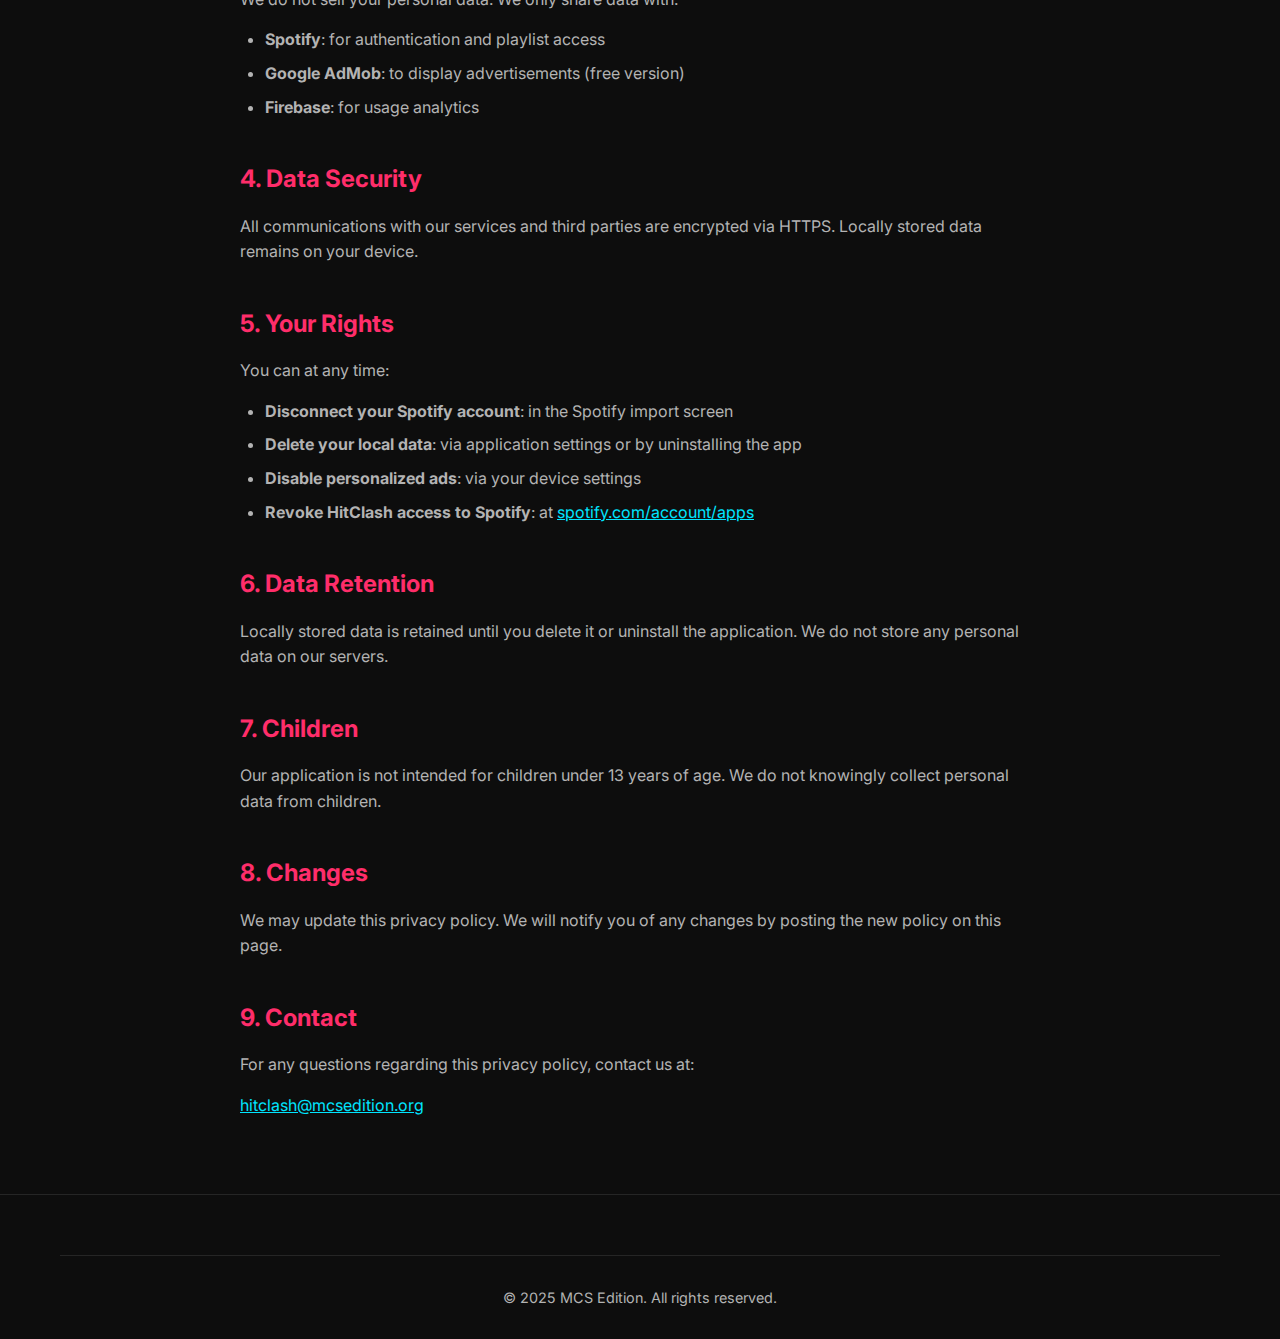
<file: en/privacy.html>
<!DOCTYPE html>
<html lang="en">
<head>
  <meta charset="UTF-8">
  <meta name="viewport" content="width=device-width, initial-scale=1.0">
  <title>Privacy Policy - HitClash</title>
  <meta name="description" content="Privacy Policy for the HitClash application">
  <link rel="icon" type="image/png" href="assets/logo.png">
  <link rel="preconnect" href="https://fonts.googleapis.com">
  <link rel="preconnect" href="https://fonts.gstatic.com" crossorigin>
  <link href="https://fonts.googleapis.com/css2?family=Inter:wght@400;500;600;700;800&display=swap" rel="stylesheet">
  <link rel="stylesheet" href="../styles.css">
</head>
<body>
  <!-- Header -->
  <header>
    <div class="container header-content">
      <a href="index.html" class="logo">
        <img src="assets/logo.png" alt="HitClash Logo">
        <span>HitClash</span>
      </a>
      <nav>
        <a href="index.html">Home</a>
        <a href="privacy.html">Privacy</a>
        <a href="terms.html">Terms</a>
        <div class="lang-switch">
          <a href="../privacy.html">FR</a>
          <a href="privacy.html" class="active">EN</a>
        </div>
      </nav>
    </div>
  </header>

  <!-- Content -->
  <main class="legal-page">
    <div class="legal-content">
      <h1>Privacy Policy</h1>
      <p class="last-updated">Last updated: December 2025</p>

      <p>MCS Edition ("we", "our") operates the HitClash mobile application. This page informs you of our policies regarding the collection, use, and disclosure of personal data when you use our application.</p>

      <h2>1. Data We Collect</h2>

      <h3>1.1 Spotify Data</h3>
      <p>When you connect your Spotify account, we access:</p>
      <ul>
        <li><strong>Your Spotify username</strong>: to personalize your experience</li>
        <li><strong>Your playlists</strong>: to allow you to create tournaments</li>
        <li><strong>Song metadata</strong>: title, artist, album cover, preview URL</li>
      </ul>
      <p>We do not access your Spotify password. Authentication is handled directly by Spotify via OAuth 2.0.</p>

      <h3>1.2 Locally Stored Data</h3>
      <p>The following data is stored only on your device:</p>
      <ul>
        <li>Your tournament history</li>
        <li>Your preferences (theme, hidden playlists)</li>
        <li>Your premium status</li>
      </ul>

      <h3>1.3 Advertising Data</h3>
      <p>If you use the free version with ads, Google AdMob may collect:</p>
      <ul>
        <li>Device advertising identifier</li>
        <li>Ad interaction data</li>
      </ul>
      <p>This data is managed by Google according to their <a href="https://policies.google.com/privacy" target="_blank">privacy policy</a>.</p>

      <h3>1.4 Analytics Data</h3>
      <p>We use Firebase Analytics to understand how the application is used. Collected data includes:</p>
      <ul>
        <li>Anonymized usage events (tournaments created, votes made)</li>
        <li>Device type and OS version</li>
        <li>Country (without precise location)</li>
      </ul>

      <h2>2. How We Use Your Data</h2>
      <p>We use the collected data to:</p>
      <ul>
        <li>Provide and maintain the service</li>
        <li>Improve user experience</li>
        <li>Display advertisements (free version)</li>
        <li>Analyze application usage</li>
      </ul>

      <h2>3. Data Sharing</h2>
      <p>We do not sell your personal data. We only share data with:</p>
      <ul>
        <li><strong>Spotify</strong>: for authentication and playlist access</li>
        <li><strong>Google AdMob</strong>: to display advertisements (free version)</li>
        <li><strong>Firebase</strong>: for usage analytics</li>
      </ul>

      <h2>4. Data Security</h2>
      <p>All communications with our services and third parties are encrypted via HTTPS. Locally stored data remains on your device.</p>

      <h2>5. Your Rights</h2>
      <p>You can at any time:</p>
      <ul>
        <li><strong>Disconnect your Spotify account</strong>: in the Spotify import screen</li>
        <li><strong>Delete your local data</strong>: via application settings or by uninstalling the app</li>
        <li><strong>Disable personalized ads</strong>: via your device settings</li>
        <li><strong>Revoke HitClash access to Spotify</strong>: at <a href="https://www.spotify.com/account/apps/" target="_blank">spotify.com/account/apps</a></li>
      </ul>

      <h2>6. Data Retention</h2>
      <p>Locally stored data is retained until you delete it or uninstall the application. We do not store any personal data on our servers.</p>

      <h2>7. Children</h2>
      <p>Our application is not intended for children under 13 years of age. We do not knowingly collect personal data from children.</p>

      <h2>8. Changes</h2>
      <p>We may update this privacy policy. We will notify you of any changes by posting the new policy on this page.</p>

      <h2>9. Contact</h2>
      <p>For any questions regarding this privacy policy, contact us at:</p>
      <p><a href="mailto:hitclash@mcsedition.org">hitclash@mcsedition.org</a></p>
    </div>
  </main>

  <!-- Footer -->
  <footer>
    <div class="container">
      <div class="footer-bottom">
        <p>&copy; 2025 MCS Edition. All rights reserved.</p>
      </div>
    </div>
  </footer>
</body>
</html>
</file>
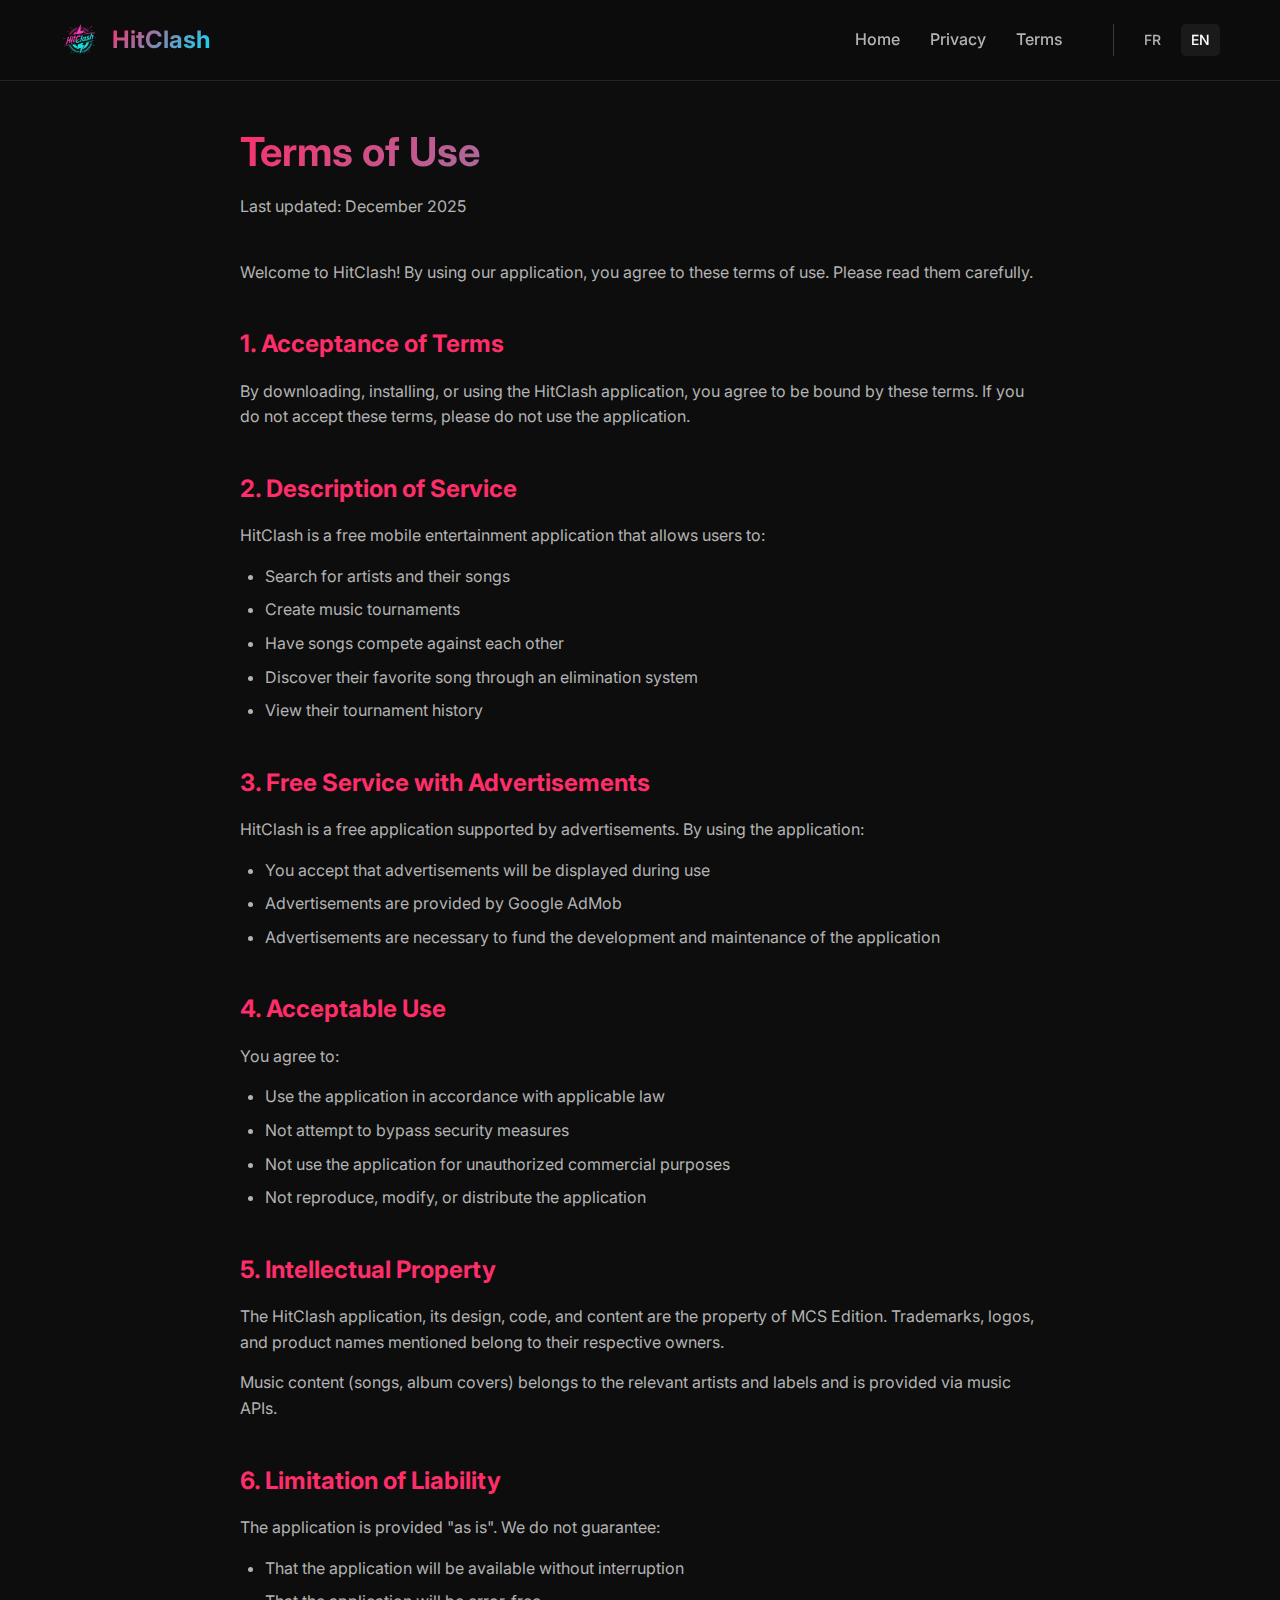
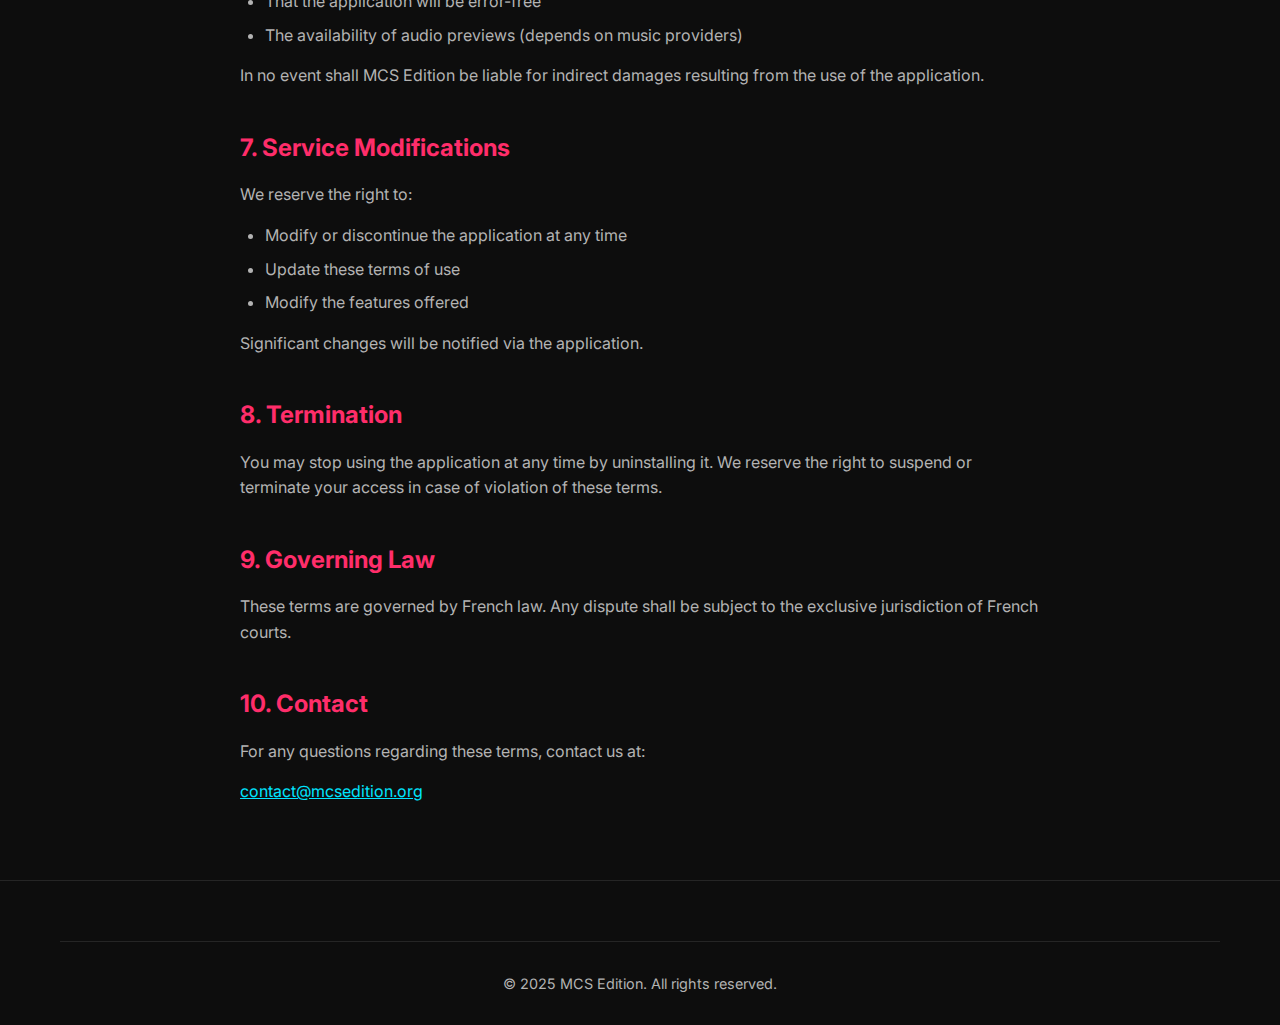
<file: en/terms.html>
<!DOCTYPE html>
<html lang="en">
<head>
  <meta charset="UTF-8">
  <meta name="viewport" content="width=device-width, initial-scale=1.0">
  <title>Terms of Use - HitClash</title>
  <meta name="description" content="Terms of Use for the HitClash application">
  <link rel="icon" type="image/png" href="assets/logo.png">
  <link rel="preconnect" href="https://fonts.googleapis.com">
  <link rel="preconnect" href="https://fonts.gstatic.com" crossorigin>
  <link href="https://fonts.googleapis.com/css2?family=Inter:wght@400;500;600;700;800&display=swap" rel="stylesheet">
  <link rel="stylesheet" href="../styles.css">
</head>
<body>
  <!-- Header -->
  <header>
    <div class="container header-content">
      <a href="index.html" class="logo">
        <img src="assets/logo.png" alt="HitClash Logo">
        <span>HitClash</span>
      </a>
      <nav>
        <a href="index.html">Home</a>
        <a href="privacy.html">Privacy</a>
        <a href="terms.html">Terms</a>
        <div class="lang-switch">
          <a href="../terms.html">FR</a>
          <a href="terms.html" class="active">EN</a>
        </div>
      </nav>
    </div>
  </header>

  <!-- Content -->
  <main class="legal-page">
    <div class="legal-content">
      <h1>Terms of Use</h1>
      <p class="last-updated">Last updated: December 2025</p>

      <p>Welcome to HitClash! By using our application, you agree to these terms of use. Please read them carefully.</p>

      <h2>1. Acceptance of Terms</h2>
      <p>By downloading, installing, or using the HitClash application, you agree to be bound by these terms. If you do not accept these terms, please do not use the application.</p>

      <h2>2. Description of Service</h2>
      <p>HitClash is a free mobile entertainment application that allows users to:</p>
      <ul>
        <li>Search for artists and their songs</li>
        <li>Create music tournaments</li>
        <li>Have songs compete against each other</li>
        <li>Discover their favorite song through an elimination system</li>
        <li>View their tournament history</li>
      </ul>

      <h2>3. Free Service with Advertisements</h2>
      <p>HitClash is a free application supported by advertisements. By using the application:</p>
      <ul>
        <li>You accept that advertisements will be displayed during use</li>
        <li>Advertisements are provided by Google AdMob</li>
        <li>Advertisements are necessary to fund the development and maintenance of the application</li>
      </ul>

      <h2>4. Acceptable Use</h2>
      <p>You agree to:</p>
      <ul>
        <li>Use the application in accordance with applicable law</li>
        <li>Not attempt to bypass security measures</li>
        <li>Not use the application for unauthorized commercial purposes</li>
        <li>Not reproduce, modify, or distribute the application</li>
      </ul>

      <h2>5. Intellectual Property</h2>
      <p>The HitClash application, its design, code, and content are the property of MCS Edition. Trademarks, logos, and product names mentioned belong to their respective owners.</p>
      <p>Music content (songs, album covers) belongs to the relevant artists and labels and is provided via music APIs.</p>

      <h2>6. Limitation of Liability</h2>
      <p>The application is provided "as is". We do not guarantee:</p>
      <ul>
        <li>That the application will be available without interruption</li>
        <li>That the application will be error-free</li>
        <li>The availability of audio previews (depends on music providers)</li>
      </ul>
      <p>In no event shall MCS Edition be liable for indirect damages resulting from the use of the application.</p>

      <h2>7. Service Modifications</h2>
      <p>We reserve the right to:</p>
      <ul>
        <li>Modify or discontinue the application at any time</li>
        <li>Update these terms of use</li>
        <li>Modify the features offered</li>
      </ul>
      <p>Significant changes will be notified via the application.</p>

      <h2>8. Termination</h2>
      <p>You may stop using the application at any time by uninstalling it. We reserve the right to suspend or terminate your access in case of violation of these terms.</p>

      <h2>9. Governing Law</h2>
      <p>These terms are governed by French law. Any dispute shall be subject to the exclusive jurisdiction of French courts.</p>

      <h2>10. Contact</h2>
      <p>For any questions regarding these terms, contact us at:</p>
      <p><a href="mailto:contact@mcsedition.org">contact@mcsedition.org</a></p>
    </div>
  </main>

  <!-- Footer -->
  <footer>
    <div class="container">
      <div class="footer-bottom">
        <p>&copy; 2025 MCS Edition. All rights reserved.</p>
      </div>
    </div>
  </footer>
</body>
</html>
</file>
<file: styles.css>
/* HitClash Website Styles */

:root {
  --primary: #FF2D6A;
  --secondary: #00E5FF;
  --background: #0D0D0D;
  --surface: #1A1A1A;
  --text-primary: #FFFFFF;
  --text-secondary: #B3B3B3;
  --gradient: linear-gradient(135deg, #FF2D6A 0%, #00E5FF 100%);
}

* {
  margin: 0;
  padding: 0;
  box-sizing: border-box;
}

body {
  font-family: 'Inter', -apple-system, BlinkMacSystemFont, 'Segoe UI', Roboto, sans-serif;
  background-color: var(--background);
  color: var(--text-primary);
  line-height: 1.6;
}

/* Container */
.container {
  max-width: 1200px;
  margin: 0 auto;
  padding: 0 20px;
}

/* Header */
header {
  padding: 20px 0;
  position: fixed;
  top: 0;
  left: 0;
  right: 0;
  background: rgba(13, 13, 13, 0.95);
  backdrop-filter: blur(10px);
  z-index: 1000;
  border-bottom: 1px solid rgba(255, 255, 255, 0.1);
}

.header-content {
  display: flex;
  justify-content: space-between;
  align-items: center;
}

.logo {
  display: flex;
  align-items: center;
  gap: 12px;
  text-decoration: none;
}

.logo img {
  height: 40px;
}

.logo span {
  font-size: 24px;
  font-weight: 700;
  background: var(--gradient);
  -webkit-background-clip: text;
  -webkit-text-fill-color: transparent;
  background-clip: text;
}

nav {
  display: flex;
  gap: 30px;
  align-items: center;
}

nav a {
  color: var(--text-secondary);
  text-decoration: none;
  font-weight: 500;
  transition: color 0.3s;
}

nav a:hover {
  color: var(--text-primary);
}

.lang-switch {
  display: flex;
  gap: 10px;
  margin-left: 20px;
  padding-left: 20px;
  border-left: 1px solid rgba(255, 255, 255, 0.2);
}

.lang-switch a {
  padding: 5px 10px;
  border-radius: 5px;
  font-size: 14px;
}

.lang-switch a.active {
  background: var(--surface);
  color: var(--text-primary);
}

/* Hero Section */
.hero {
  min-height: 100vh;
  display: flex;
  align-items: center;
  justify-content: center;
  text-align: center;
  padding: 120px 20px 60px;
  background: radial-gradient(ellipse at center, rgba(255, 45, 106, 0.1) 0%, transparent 70%);
}

.hero-content {
  max-width: 800px;
}

.hero-logo {
  width: 150px;
  height: 150px;
  margin-bottom: 30px;
  animation: float 3s ease-in-out infinite;
}

@keyframes float {
  0%, 100% { transform: translateY(0); }
  50% { transform: translateY(-10px); }
}

.hero h1 {
  font-size: 3.5rem;
  font-weight: 800;
  margin-bottom: 20px;
  background: var(--gradient);
  -webkit-background-clip: text;
  -webkit-text-fill-color: transparent;
  background-clip: text;
}

.hero p {
  font-size: 1.25rem;
  color: var(--text-secondary);
  margin-bottom: 40px;
  max-width: 600px;
  margin-left: auto;
  margin-right: auto;
}

.cta-buttons {
  display: flex;
  gap: 20px;
  justify-content: center;
  flex-wrap: wrap;
}

.btn {
  padding: 15px 30px;
  border-radius: 12px;
  font-weight: 600;
  text-decoration: none;
  transition: all 0.3s;
  display: inline-flex;
  align-items: center;
  gap: 10px;
}

.btn-primary {
  background: var(--gradient);
  color: white;
}

.btn-primary:hover {
  transform: translateY(-2px);
  box-shadow: 0 10px 30px rgba(255, 45, 106, 0.3);
}

.btn-secondary {
  background: var(--surface);
  color: var(--text-primary);
  border: 1px solid rgba(255, 255, 255, 0.2);
}

.btn-secondary:hover {
  border-color: var(--primary);
}

/* Features Section */
.features {
  padding: 100px 0;
}

.section-title {
  text-align: center;
  margin-bottom: 60px;
}

.section-title h2 {
  font-size: 2.5rem;
  margin-bottom: 15px;
}

.section-title p {
  color: var(--text-secondary);
  font-size: 1.1rem;
}

.features-grid {
  display: grid;
  grid-template-columns: repeat(auto-fit, minmax(300px, 1fr));
  gap: 30px;
}

.feature-card {
  background: var(--surface);
  padding: 40px 30px;
  border-radius: 20px;
  border: 1px solid rgba(255, 255, 255, 0.1);
  transition: all 0.3s;
}

.feature-card:hover {
  transform: translateY(-5px);
  border-color: var(--primary);
}

.feature-icon {
  width: 60px;
  height: 60px;
  background: rgba(255, 45, 106, 0.15);
  border-radius: 15px;
  display: flex;
  align-items: center;
  justify-content: center;
  font-size: 28px;
  margin-bottom: 20px;
}

.feature-card h3 {
  font-size: 1.25rem;
  margin-bottom: 10px;
}

.feature-card p {
  color: var(--text-secondary);
}

/* How it works */
.how-it-works {
  padding: 100px 0;
  background: var(--surface);
}

.steps {
  display: flex;
  flex-direction: column;
  gap: 40px;
  max-width: 700px;
  margin: 0 auto;
}

.step {
  display: flex;
  gap: 25px;
  align-items: flex-start;
}

.step-number {
  width: 50px;
  height: 50px;
  background: var(--gradient);
  border-radius: 50%;
  display: flex;
  align-items: center;
  justify-content: center;
  font-weight: 700;
  font-size: 1.25rem;
  flex-shrink: 0;
}

.step-content h3 {
  margin-bottom: 8px;
}

.step-content p {
  color: var(--text-secondary);
}

/* Footer */
footer {
  padding: 60px 0 30px;
  border-top: 1px solid rgba(255, 255, 255, 0.1);
}

.footer-content {
  display: grid;
  grid-template-columns: repeat(auto-fit, minmax(200px, 1fr));
  gap: 40px;
  margin-bottom: 40px;
}

.footer-section h4 {
  margin-bottom: 20px;
  font-size: 1rem;
}

.footer-section a {
  display: block;
  color: var(--text-secondary);
  text-decoration: none;
  margin-bottom: 10px;
  transition: color 0.3s;
}

.footer-section a:hover {
  color: var(--text-primary);
}

.footer-bottom {
  text-align: center;
  padding-top: 30px;
  border-top: 1px solid rgba(255, 255, 255, 0.1);
  color: var(--text-secondary);
  font-size: 0.9rem;
}

/* Legal Pages */
.legal-page {
  padding: 120px 20px 60px;
  min-height: 100vh;
}

.legal-content {
  max-width: 800px;
  margin: 0 auto;
}

.legal-content h1 {
  font-size: 2.5rem;
  margin-bottom: 10px;
  background: var(--gradient);
  -webkit-background-clip: text;
  -webkit-text-fill-color: transparent;
  background-clip: text;
}

.legal-content .last-updated {
  color: var(--text-secondary);
  margin-bottom: 40px;
}

.legal-content h2 {
  font-size: 1.5rem;
  margin-top: 40px;
  margin-bottom: 15px;
  color: var(--primary);
}

.legal-content h3 {
  font-size: 1.2rem;
  margin-top: 25px;
  margin-bottom: 10px;
}

.legal-content p {
  color: var(--text-secondary);
  margin-bottom: 15px;
}

.legal-content ul {
  color: var(--text-secondary);
  margin-left: 25px;
  margin-bottom: 15px;
}

.legal-content li {
  margin-bottom: 8px;
}

.legal-content a {
  color: var(--secondary);
}

/* Responsive */
@media (max-width: 768px) {
  .header-content {
    flex-direction: column;
    gap: 15px;
  }

  nav {
    flex-wrap: wrap;
    justify-content: center;
    gap: 15px;
  }

  .lang-switch {
    margin-left: 0;
    padding-left: 0;
    border-left: none;
  }

  .hero h1 {
    font-size: 2.5rem;
  }

  .hero p {
    font-size: 1rem;
  }

  .cta-buttons {
    flex-direction: column;
    align-items: center;
  }

  .step {
    flex-direction: column;
    text-align: center;
  }

  .step-number {
    margin: 0 auto;
  }
}
</file>
